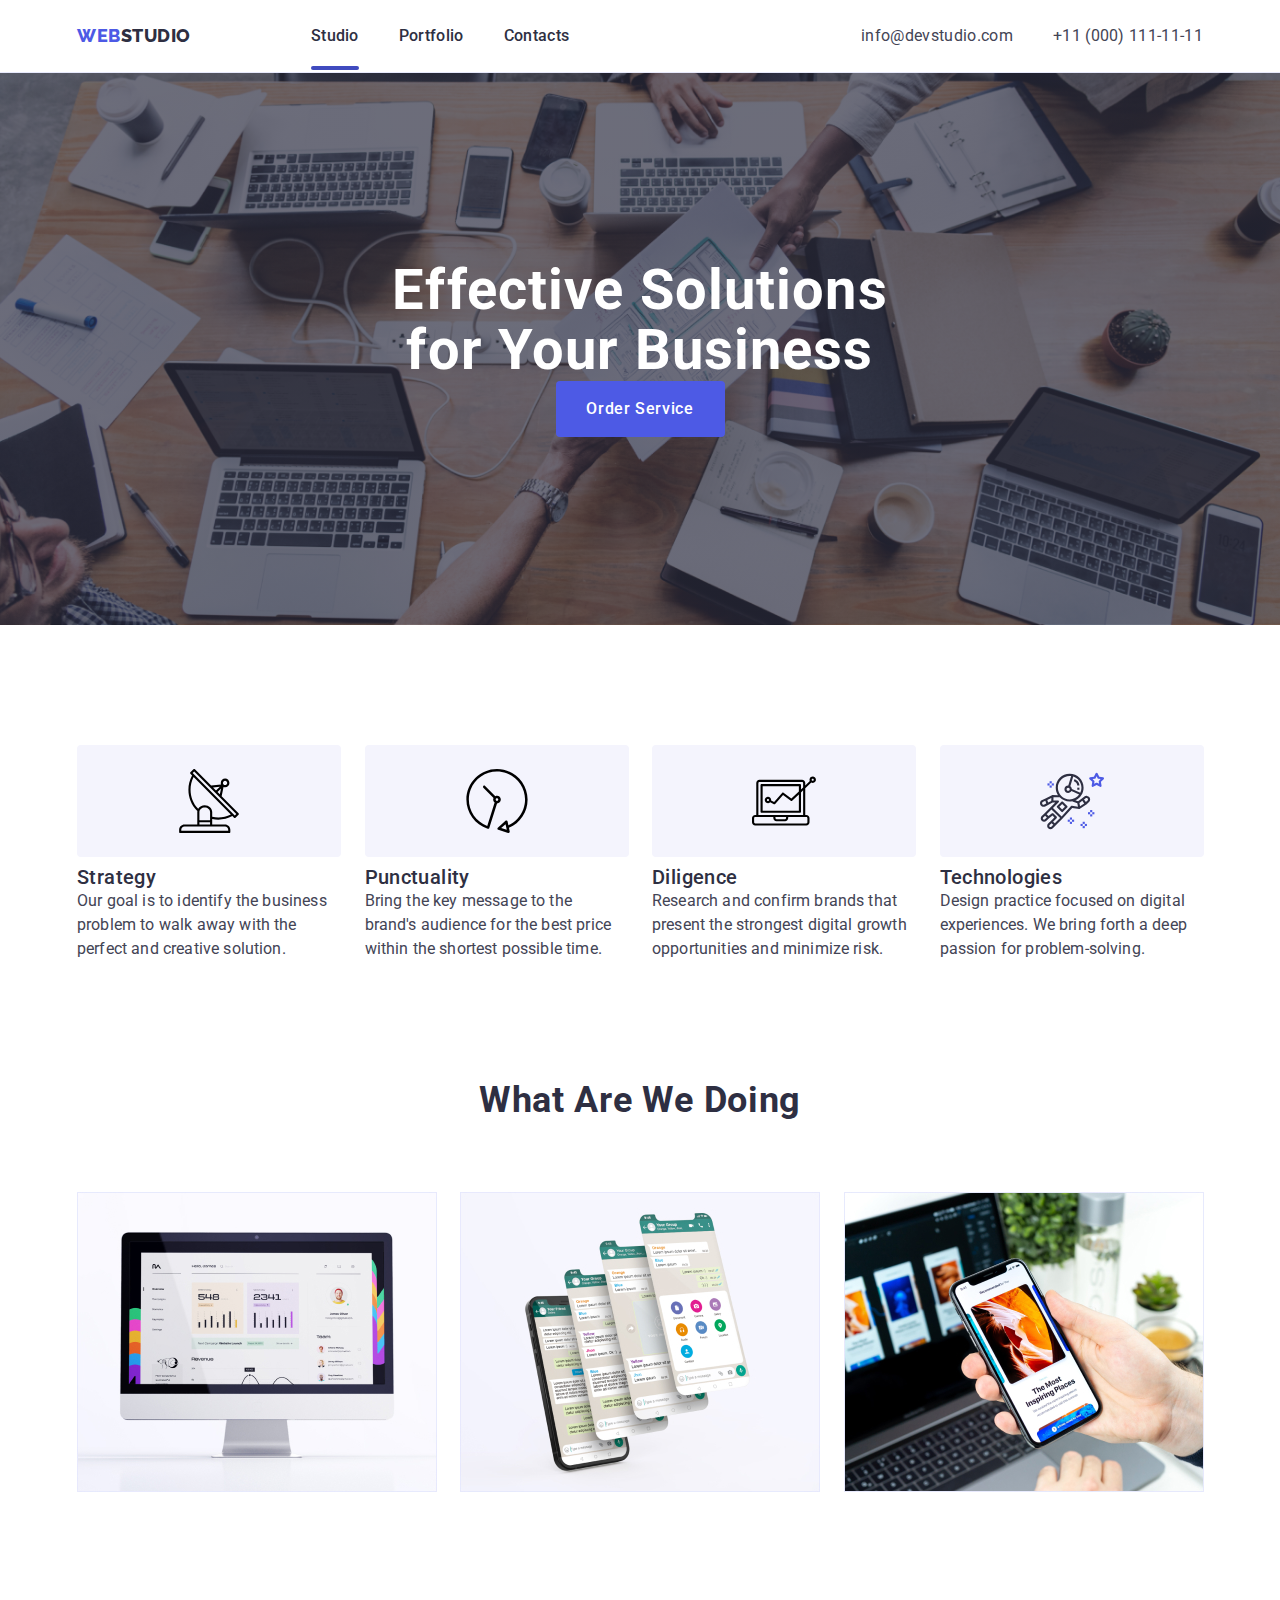
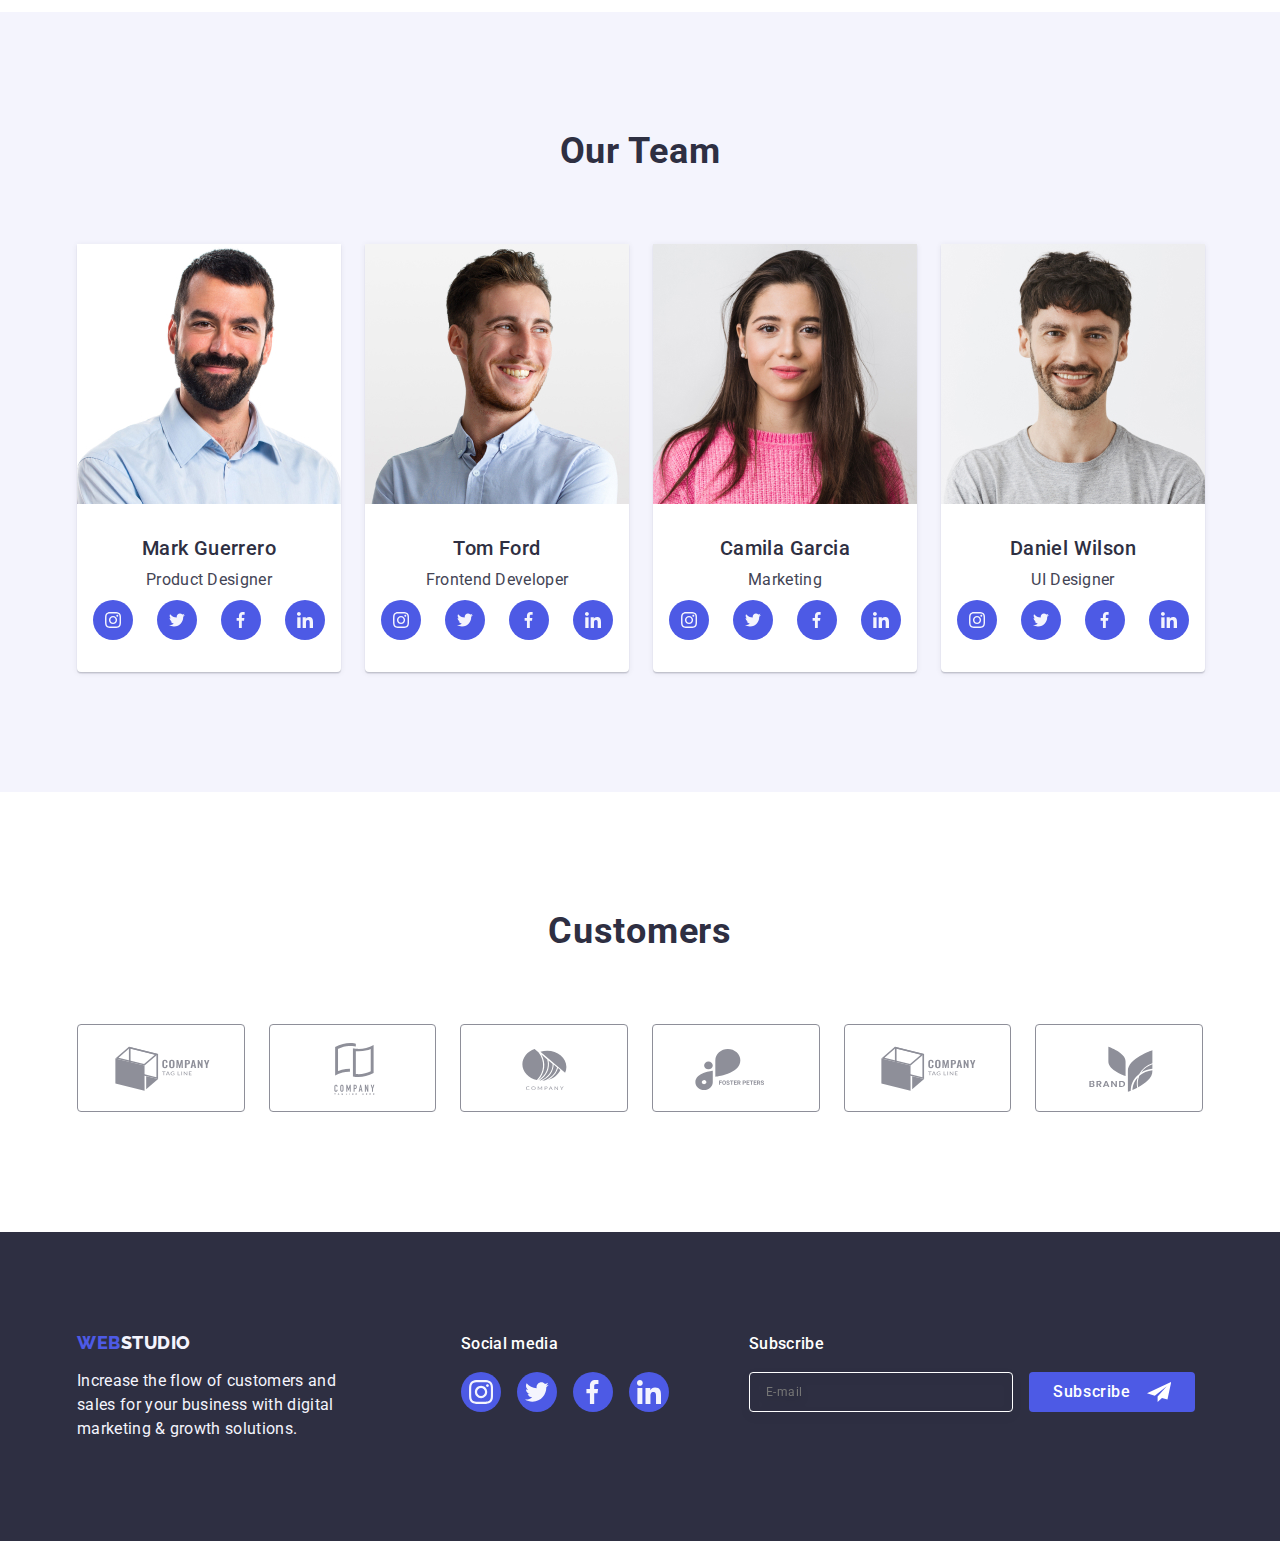
<file: index.html>
<!DOCTYPE html>
<html lang="en">

<head>
    <meta charset="UTF-8">
    <meta http-equiv="X-UA-Compatible" content="IE=edge">
    <meta name="viewport" content="width=device-width, initial-scale=1.0">
    <title>Document</title>
    <link rel="preconnect" href="https://fonts.googleapis.com">
    <link rel="preconnect" href="https://fonts.gstatic.com" crossorigin>
    <link href="https://fonts.googleapis.com/css2?family=Raleway:wght@800&family=Roboto:wght@400;500;700&display=swap"
        rel="stylesheet">
    <link rel="stylesheet"
        href="https://cdnjs.cloudflare.com/ajax/libs/modern-normalize/1.1.0/modern-normalize.min.css">
    <link rel="stylesheet" href="./css/styles.css">
</head>

<body>
    <!-- Шапка сторінки -->

    <header class="page-header page-header-mobile">
        <div class="container container-header">
            <nav class="page-navigation">
                <a href="./index.html" class="logo link">Web<span class="logo-studio">Studio</span>
                </a>
                <ul class="site-nav list">
                    <li><a href="./index.html" class="site-link link site-link-stu">Studio</a></li>
                    <li><a href="./portfolio.html" class="site-link link">Portfolio</a></li>
                    <li><a href="" class="site-link link">Contacts</a></li>
                </ul>
            </nav>

            <button type="button" class="mobile-menu-open-btn js-open-menu" aria-expanded="false">
                <svg class="mobile-menu-open-btn-icon" width="32" height="22">
                    <use href="./images/icons.svg#icon-menu-hamburger"></use>
                </svg>
            </button>

            <address class="address-list">
                <ul class="auth-nav list">
                    <li><a href="mailto:info@devstudio.com"
                            class="auth-nav-link link auth-nav-link-emi">info@devstudio.com</a></li>
                    <li><a href="tel:+110001111111" class="auth-nav-link link">+11 (000) 111-11-11</a></li>
                </ul>
            </address>
        </div>

        <div class="mobile-menu js-menu-container is-open">
            <button type="button" class="modal-close-btn js-close-menu">
                <svg class="modal-close-icon" width="8" height="8">
                    <use href="./images/icons.svg#icon-VectorXXX"></use>
                </svg>
            </button>
            <nav>
                <ul class="mobile-menu-nav list">
                    <li><a href="./index.html" class="mobile-menu-link link">Studio</a></li>
                    <li><a href="./portfolio.html" class="mobile-menu-link link">Portfolio</a></li>
                    <li><a href="" class="mobile-menu-link link">Contacts</a></li>
                </ul>
            </nav>
            <div class="mobile-nav">
                <address class="mobile-address-list">
                    <ul class="mobile-auth-nav list">
                        <li class="mobile-auth-nav-li"><a href="tel:+110001111111"
                                class="mobile-auth-nav-link-tel link">+11 (000) 111-11-11</a></li>
                        <li><a href="mailto:info@devstudio.com"
                                class="mobile-auth-nav-link-em link">info@devstudio.com</a></li>
                    </ul>
                </address>
                <ul class="social-list list social-list-mobile">
                    <li class="social-list-item">
                        <a href="" class="social-list-link">
                            <svg class="social-list-icon" aria-label="instagram" width="24" height="24">
                                <use href="./images/icons.svg#icon-instagram"></use>
                            </svg>
                        </a>
                    </li>
                    <li class="social-list-item">
                        <a href="" class="social-list-link">
                            <svg class="social-list-icon" aria-label="twitter" width="24" height="24">
                                <use href="./images/icons.svg#icon-twitter"></use>
                            </svg>
                        </a>

                    </li>
                    <li class="social-list-item">
                        <a href="" class="social-list-link">
                            <svg class="social-list-icon" aria-label="facebook" width="24" height="24">
                                <use href="./images/icons.svg#icon-facebook"></use>
                            </svg>
                        </a>

                    </li>
                    <li class="social-list-item">
                        <a href="" class="social-list-link">
                            <svg class="social-list-icon" aria-label="linkedin" width="24" height="24">
                                <use href="./images/icons.svg#icon-linkedin"></use>
                            </svg>
                        </a>

                    </li>
                </ul>
            </div>
        </div>


    </header>
    <main>
        <!-- Герой -->
        <section class="hero">
            <div class="container hero-container">
                <h1 class="hero-title hero-title-mobile">Effective Solutions for Your Business</h1>
                <button type="button" class="button-hero" data-modal-open>Order Service</button>

            </div>

        </section>

        <!-- Переваги -->
        <section class="section-advantages">
            <div class="container">
                <h2 class="section-advantages-title" hidden>опис</h2>
                <ul class="feature-advantages-list list">
                    <li class="section-advantages-container">
                        <div class="advantages-list">
                            <svg class="advantages-list-icon" aria-label="icon-Vector1" width="64" height="64">
                                <use href="./images/icons.svg#icon-Vector1"></use>
                            </svg>
                        </div>

                        <h3 class="title-advantages title-advantages-mobile">Strategy</h3>
                        <p class="item-advantages item-advantages-mobile">Our goal is to identify the business
                            problem to walk away with the perfect and creative solution.
                        </p>
                    </li>
                    <li class="section-advantages-container">
                        <div class="advantages-list">
                            <svg class="advantages-list-icon" aria-label="icon-Vector2" width="64" height="64">
                                <use href="./images/icons.svg#icon-Vector2"></use>
                            </svg>

                        </div>
                        <h3 class="title-advantages title-advantages-mobile">Punctuality</h3>
                        <p class="item-advantages item-advantages-mobile">Bring the key message to the brand's audience
                            for the best price
                            within
                            the shortest possible time.
                        </p>
                    </li>
                    <li class="section-advantages-container">
                        <div class="advantages-list">
                            <svg class="advantages-list-icon" aria-label="icon-Vector3" width="64" height="64">
                                <use href="./images/icons.svg#icon-Vector3"></use>
                            </svg>

                        </div>

                        <h3 class="title-advantages title-advantages-mobile">Diligence</h3>
                        <p class="item-advantages item-advantages-mobile">Research and confirm brands that present the
                            strongest digital growth
                            opportunities and minimize risk.
                        </p>
                    </li>
                    <li class="section-advantages-container">
                        <div class="advantages-list">
                            <svg class="advantages-list-icon" aria-label="icon-Vector4" width="64" height="64">
                                <use href="./images/icons.svg#icon-Vector4"></use>
                            </svg>

                        </div>

                        <h3 class="title-advantages title-advantages-mobile">Technologies</h3>
                        <p class="item-advantages item-advantages-mobile">Design practice focused on digital
                            experiences. We bring forth a deep
                            passion for problem-solving.
                        </p>
                    </li>
                </ul>


            </div>
        </section>
        <!-- Що робити -->
        <section class="section-doing  section">
            <div class="container container-doing">
                <h2 class="section-advantages-title title">What are we doing</h2>
                <ul class="list section-list">
                    <li class="section-doing-list">
                        <img src="./images/img1.jpg" alt="gag1" width="360">
                    </li>
                    <li class="section-doing-list">
                        <img src="./images/img2.jpg" alt="gag2" width="360">
                    </li>
                    <li class="section-doing-list">
                        <img src="./images/img3.jpg" alt="gag3" width="360">
                    </li>
                </ul>

            </div>
        </section>
        <!-- Лідери -->
        <section class="section-team ">
            <div class="container ">
                <h2 class="section-advantages-title section-advantages-title-mobile title">Our Team</h2>

                <ul class="list-team list ">
                    <li class="section-team-list section-team-list-mobile">
                        <img srcset="./images/img.jpg 1x, ./images/imgone@2x.jpg 2x" src="./images/img.jpg" alt="foto1" width="264" height="260">
                        <div class="section-team-title">
                            <h3 class="title-advantages-team">Mark Guerrero</h3>
                            <p class="item-advantages-team">Product Designer</p>
                            <ul class="social-list list">
                                <li class="social-list-item">
                                    <a href="" class="social-list-link">
                                        <svg class="social-list-icon" aria-label="instagram" width="16" height="16">
                                            <use href="./images/icons.svg#icon-instagram"></use>
                                        </svg>
                                    </a>
                                </li>
                                <li class="social-list-item">
                                    <a href="" class="social-list-link">
                                        <svg class="social-list-icon" aria-label="twitter" width="16" height="16">
                                            <use href="./images/icons.svg#icon-twitter"></use>
                                        </svg>
                                    </a>

                                </li>
                                <li class="social-list-item">
                                    <a href="" class="social-list-link">
                                        <svg class="social-list-icon" aria-label="facebook" width="16" height="16">
                                            <use href="./images/icons.svg#icon-facebook"></use>
                                        </svg>
                                    </a>

                                </li>
                                <li class="social-list-item">
                                    <a href="" class="social-list-link">
                                        <svg class="social-list-icon" aria-label="linkedin" width="16" height="16">
                                            <use href="./images/icons.svg#icon-linkedin"></use>
                                        </svg>
                                    </a>

                                </li>
                            </ul>
                        </div>
                    </li>
                    <li class="section-team-list section-team-list-mobile">
                        <img srcset="./images/img-2.jpg 1x, ./images/imgtwo@2x.jpg 2x" src="./images/img-2.jpg" alt="foto2" width="264" height="260">
                        <div class="section-team-title">
                            <h3 class="title-advantages-team">Tom Ford</h3>
                            <p class="item-advantages-team">Frontend Developer</p>
                            <ul class="social-list list">
                                <li class="social-list-item">
                                    <a href="" class="social-list-link">
                                        <svg class="social-list-icon" aria-label="instagram" width="16" height="16">
                                            <use href="./images/icons.svg#icon-instagram"></use>
                                        </svg>
                                    </a>
                                </li>
                                <li class="social-list-item">
                                    <a href="" class="social-list-link">
                                        <svg class="social-list-icon" aria-label="twitter" width="16" height="16">
                                            <use href="./images/icons.svg#icon-twitter"></use>
                                        </svg>
                                    </a>

                                </li>
                                <li class="social-list-item">
                                    <a href="" class="social-list-link">
                                        <svg class="social-list-icon" aria-label="facebook" width="16" height="16">
                                            <use href="./images/icons.svg#icon-facebook"></use>
                                        </svg>
                                    </a>

                                </li>
                                <li class="social-list-item">
                                    <a href="" class="social-list-link">
                                        <svg class="social-list-icon" aria-label="linkedin" width="16" height="16">
                                            <use href="./images/icons.svg#icon-linkedin"></use>
                                        </svg>
                                    </a>

                                </li>
                            </ul>

                        </div>
                    </li>
                    <li class="section-team-list section-team-list-mobile">
                        <img srcset="./images/img-3.jpg 1x, ./images/imgtris@2x.jpg 2x" src="./images/img-3.jpg" alt="foto3" width="264" height="260">
                        <div class="section-team-title">
                            <h3 class="title-advantages-team">Camila Garcia</h3>
                            <p class="item-advantages-team">Marketing</p>
                            <ul class="social-list list">
                                <li class="social-list-item">
                                    <a href="" class="social-list-link">
                                        <svg class="social-list-icon" aria-label="instagram" width="16" height="16">
                                            <use href="./images/icons.svg#icon-instagram"></use>
                                        </svg>
                                    </a>
                                </li>
                                <li class="social-list-item">
                                    <a href="" class="social-list-link">
                                        <svg class="social-list-icon" aria-label="twitter" width="16" height="16">
                                            <use href="./images/icons.svg#icon-twitter"></use>
                                        </svg>
                                    </a>

                                </li>
                                <li class="social-list-item">
                                    <a href="" class="social-list-link">
                                        <svg class="social-list-icon" aria-label="facebook" width="16" height="16">
                                            <use href="./images/icons.svg#icon-facebook"></use>
                                        </svg>
                                    </a>

                                </li>
                                <li class="social-list-item">
                                    <a href="" class="social-list-link">
                                        <svg class="social-list-icon" aria-label="linkedin" width="16" height="16">
                                            <use href="./images/icons.svg#icon-linkedin"></use>
                                        </svg>
                                    </a>

                                </li>
                            </ul>

                        </div>
                    </li>
                    <li class="section-team-list section-team-list-mobile">
                        <img srcset="./images/img-4.jpg 1x, ./images/imgchot@2x.jpg 2x" src="./images/img-4.jpg" alt="foto4" width="264" height="260">
                        <div class="section-team-title">
                            <h3 class="title-advantages-team">Daniel Wilson</h3>
                            <p class="item-advantages-team">UI Designer</p>
                            <ul class="social-list list">
                                <li class="social-list-item social-list-item-mobile">
                                    <a href="" class="social-list-link">
                                        <svg class="social-list-icon" aria-label="instagram" width="16" height="16">
                                            <use href="./images/icons.svg#icon-instagram"></use>
                                        </svg>
                                    </a>
                                </li>
                                <li class="social-list-item social-list-item-mobile">
                                    <a href="" class="social-list-link">
                                        <svg class="social-list-icon" aria-label="twitter" width="16" height="16">
                                            <use href="./images/icons.svg#icon-twitter"></use>
                                        </svg>
                                    </a>

                                </li>
                                <li class="social-list-item social-list-item-mobile">
                                    <a href="" class="social-list-link">
                                        <svg class="social-list-icon" aria-label="facebook" width="16" height="16">
                                            <use href="./images/icons.svg#icon-facebook"></use>
                                        </svg>
                                    </a>

                                </li>
                                <li class="social-list-item ">
                                    <a href="" class="social-list-link">
                                        <svg class="social-list-icon" aria-label="linkedin" width="16" height="16">
                                            <use href="./images/icons.svg#icon-linkedin"></use>
                                        </svg>
                                    </a>

                                </li>
                            </ul>

                        </div>
                    </li>
                </ul>
            </div>
        </section>


        <!-- Customers -->
        <section class="section-customers">

            <div class="container">
                <h2 class="section-advantages-title title section-advantages-title-mobile">Customers</h2>

                <ul class="customers-list-ul list customers-list-ul-mobile">

                    <li class="customers-list-li customers-list-li-mobile">
                        <a href="" class="customers-list">
                            <svg class="customers-list-icon" aria-label="icon-Logo1" width="104" height="56">
                                <use class="customers-list-icon-use" href="./images/icons.svg#icon-Logo1"></use>
                            </svg>
                        </a>
                    </li>


                    <li class="customers-list-li customers-list-li-mobile">
                        <a href="" class="customers-list">
                            <svg class="customers-list-icon" aria-label="icon-Logo2" width="104" height="56">
                                <use href="./images/icons.svg#icon-Logo2"></use>
                            </svg>
                        </a>
                    </li>


                    <li class="customers-list-li customers-list-li-mobile">
                        <a href="" class="customers-list">
                            <svg class="customers-list-icon" aria-label="icon-Logo3" width="104" height="56">
                                <use href="./images/icons.svg#icon-Logo3"></use>
                            </svg>
                        </a>

                    </li>


                    <li class="customers-list-li customers-list-li-mobile">
                        <a href="" class="customers-list">
                            <svg class="customers-list-icon" aria-label="icon-Logo4" width="104" height="56">
                                <use href="./images/icons.svg#icon-Logo4"></use>
                            </svg>
                        </a>
                    </li>


                    <li class="customers-list-li customers-list-li-mobile">
                        <a href="" class="customers-list">
                            <svg class="customers-list-icon" aria-label="icon-Logo5" width="104" height="56">
                                <use href="./images/icons.svg#icon-Logo5"></use>
                            </svg>
                        </a>
                    </li>


                    <li class="customers-list-li customers-list-li-mobile">
                        <a href="" class="customers-list customers-list-mobile">
                            <svg class="customers-list-icon" aria-label="icon-Logo6" width="104" height="56">
                                <use href="./images/icons.svg#icon-Logo6"></use>
                            </svg>

                        </a>
                    </li>

                </ul>


            </div>

        </section>
    </main>
    <!-- Футер -->
    <footer class="footer">
        
            <div class="container container-footer">
                <div class="footer-logo-list">
                    <a href="./index.html" class="logo link logo-container">Web<span
                            class="logo-studio-footer">Studio</span></a>
                    <p class="footer-item">
                        Increase the flow of customers and sales for your business with digital marketing & growth
                        solutions.
                    </p>

                 </div>
                 <div class="social-list-footer-mobile">
                    <p class="paragraf">Social media</p>
                    <ul class="social-list-footer list">
                        <li class="social-list-footer">
                            <a href="" class="social-footer-link">
                                <svg class="social-list-icon" aria-label="instagram" width="24" height="24">
                                    <use href="./images/icons.svg#icon-instagram"></use>
                                </svg>
                            </a>
                        </li>
                        <li class="social-list-footer">
                            <a href="" class="social-footer-link">
                                <svg class="social-list-icon" aria-label="twitter" width="24" height="24">
                                    <use href="./images/icons.svg#icon-twitter"></use>
                                </svg>
                            </a>

                        </li>
                        <li class="social-list-footer">
                            <a href="" class="social-footer-link">
                                <svg class="social-list-icon" aria-label="facebook" width="24" height="24">
                                    <use href="./images/icons.svg#icon-facebook"></use>
                                </svg>
                            </a>

                        </li>
                        <li class="social-list-footer">
                            <a href="" class="social-footer-link">
                                <svg class="social-list-icon" aria-label="linkedin" width="24" height="24">
                                    <use href="./images/icons.svg#icon-linkedin"></use>
                                </svg>
                            </a>

                        </li>
                    </ul>

                 </div>
             
             <div class="paragraf-footer">
                <p class="paragraf">Subscribe</p>
                <form class="form-footer">

                    <label class="contact-form-field-wrapper-footer">
                        <input class="contact-form-input-footer" type="email" name="user-email" placeholder="E-mail"
                            required>
                    </label>
                    <button type="submit" class="contact-form-submit-footer">Subscribe
                        <svg class="icon-footer" aria-label="linkedin" width="24" height="24">
                            <use href="./images/icons.svg#icon-icon-send-icon"></use>
                        </svg>
                    </button>

                </form>
            </div>
        </div>

    </footer>
    <div class="backdrop is-hidden" data-modal>
        <div class="modal">
            <button type="button" class="modal-close-btn" data-modal-close>
                <svg class="modal-close-icon" width="8" height="8">
                    <use href="./images/icons.svg#icon-VectorXXX"></use>
                </svg>
            </button>
            <p class="contact-form-htext">Leave your contacts and we will call you back</p>

            <form class="contact-form">
                <div class="contact-form-wind">
                    <label for="user-name" class="contact-form-field-desc">Name</label>
                    <div class="contact-form-input-wrapper">
                        <input class="contact-form-input" type="text" name="user-name" required id="user-name">
                        <svg class="contact-form-input-icon" aria-label="name" width="18" height="24">
                            <use href="./images/icons.svg#icon-Name"></use>
                        </svg>
                    </div>
                </div>
                <div class="contact-form-wind">

                    <label class="contact-form-field-desc">Phone</label>
                    <div class="contact-form-input-wrapper">
                        <input class="contact-form-input" type="text" name="user-tel" required id="user-tel">
                        <svg class="contact-form-input-icon" aria-label="tel" width="18" height="24">
                            <use href="./images/icons.svg#icon-Tel"></use>
                        </svg>
                    </div>
                </div>

                <div class="contact-form-wind">
                    <label class="contact-form-field-desc">Email</label>
                    <div class="contact-form-input-wrapper">
                        <input class="contact-form-input" type="text" name="user-email" required id="user-email">
                        <svg class="contact-form-input-icon" aria-label="email" width="18" height="24">
                            <use href="./images/icons.svg#icon-Email"></use>
                        </svg>
                    </div>
                </div>
                <div class="contact-form-wind-comment">
                    <label for="user-comment" class="contact-form-field-desc">Comment</label>

                    <textarea id="user-comment" class="contact-form-message" name="user-comment"
                        placeholder="Text input"></textarea>


                </div>
                <div class="contact-form-wind-fif">


                    <input class="contact-form-checkbox visually-hidden" id="user-privacy" value="true" type="checkbox"
                        name="user-privacy" required>


                    <label for="user-privacy" class="contact-form-checkbox-wrapper">
                        <span class="contact-form-own-checkbox-span"> <svg class="contact-form-own-checkbox" width="10"
                                height="8">
                                <use class="contact-form-checkmark-icon" href="./images/icons.svg#icon-Vector-checkbox">
                                </use>
                            </svg>
                        </span>
                        I accept the terms and conditions of the
                        <a class="privacy" href="">Privacy Policy</a></label>



                </div>


                <button type="submit" class="contact-form-submit">Send</button>

            </form>

        </div>
    </div>
    <script src="./js/modal.js"></script>
    <script src="./js/mobile-menu.js"></script>
</body>

</html>
</file>
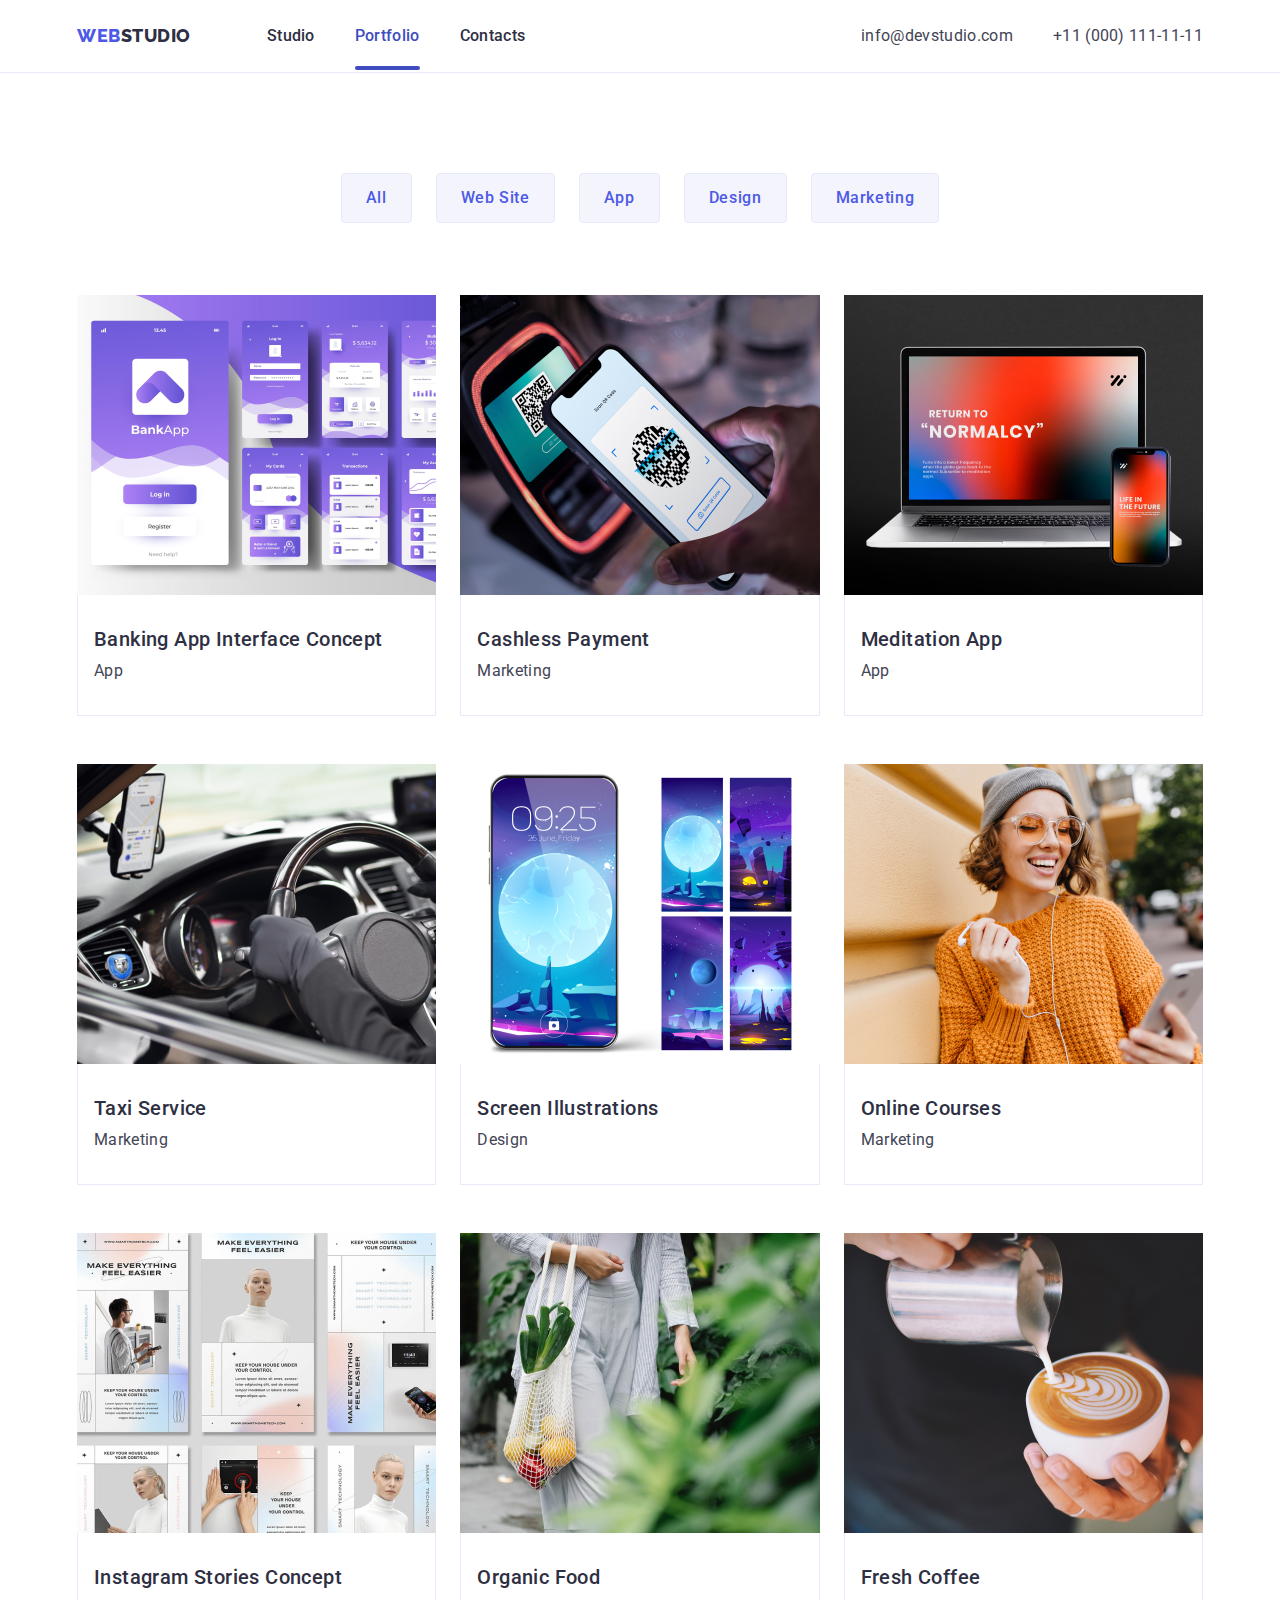
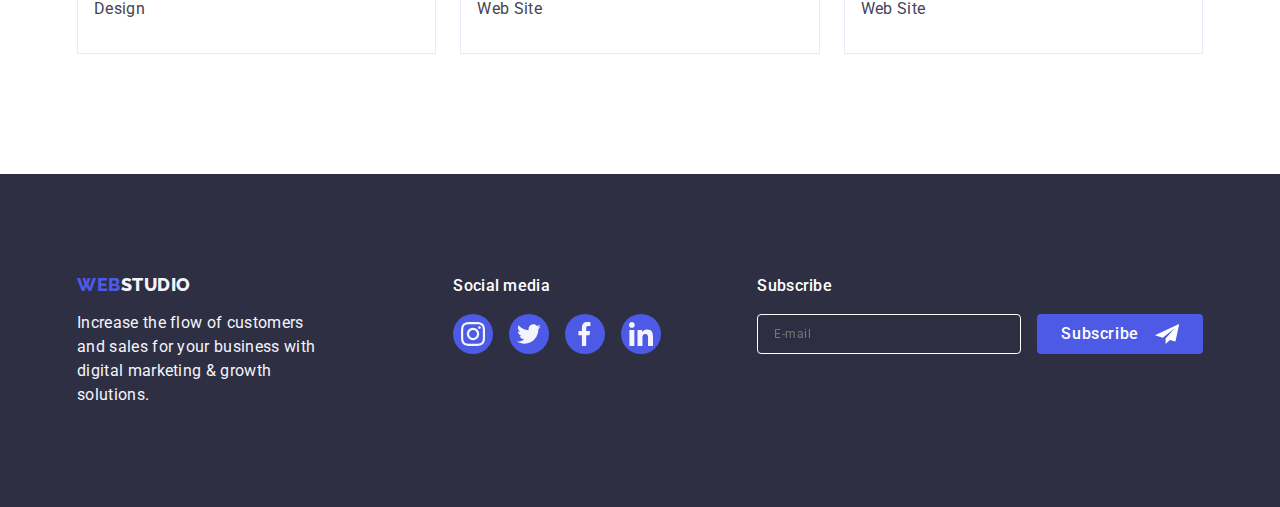
<file: portfolio.html>
<!DOCTYPE html>
<html lang="en">

<head>
    <meta charset="UTF-8">
    <meta http-equiv="X-UA-Compatible" content="IE=edge">
    <meta name="viewport" content="width=device-width, initial-scale=1.0">
    <title>Document</title>
    <link rel="preconnect" href="https://fonts.googleapis.com">
    <link rel="preconnect" href="https://fonts.gstatic.com" crossorigin>
    <link href="https://fonts.googleapis.com/css2?family=Raleway:wght@800&family=Roboto:wght@400;500;700&display=swap"
        rel="stylesheet">
    <link rel="stylesheet"
        href="https://cdnjs.cloudflare.com/ajax/libs/modern-normalize/1.1.0/modern-normalize.min.css">
    <link rel="stylesheet" href="./cssportfolio/styles.css">
</head>

<body>
    <!-- Шапка сторінки -->
    <header class="page-header">
        <div class="container container-header">
            <nav class="page-navigation">
                <a href="./index.html" class="logo link">Web<span class="logo-studio">Studio</span>
                </a>
                <ul class="site-nav list">
                    <li><a href="./index.html" class="site-link link">Studio</a></li>
                    <li><a href="./portfolio.html" class="site-link link site-link-stu">Portfolio</a></li>
                    <li><a href="" class="site-link link">Contacts</a></li>
                </ul>
            </nav>
            <button type="button" class="mobile-menu-open-btn js-open-menu" aria-expanded="false">
                <svg class="mobile-menu-open-btn-icon" width="32" height="22">
                    <use href="./images/icons.svg#icon-menu-hamburger"></use>
                </svg>
            </button>

            <address class="address-list">
                <ul class="auth-nav list">
                    <li><a href="mailto:info@devstudio.com"
                            class="auth-nav-link link auth-nav-link-emi">info@devstudio.com</a></li>
                    <li><a href="tel:+110001111111" class="auth-nav-link link">+11 (000) 111-11-11</a></li>
                </ul>
            </address>
        </div>

        <div class="mobile-menu js-menu-container is-open">
            <button type="button" class="modal-close-btn js-close-menu">
                <svg class="modal-close-icon" width="8" height="8">
                    <use href="./images/icons.svg#icon-VectorXXX"></use>
                </svg>
            </button>
            <nav>
                <ul class="mobile-menu-nav list">
                    <li><a href="./index.html" class="mobile-menu-link link">Studio</a></li>
                    <li><a href="./portfolio.html" class="mobile-menu-link link">Portfolio</a></li>
                    <li><a href="" class="mobile-menu-link link">Contacts</a></li>
                </ul>
            </nav>
            <div class="mobile-nav">
                <address class="mobile-address-list">
                    <ul class="mobile-auth-nav list">
                        <li class="mobile-auth-nav-li"><a href="tel:+110001111111"
                                class="mobile-auth-nav-link-tel link">+11 (000) 111-11-11</a></li>
                        <li><a href="mailto:info@devstudio.com"
                                class="mobile-auth-nav-link-em link">info@devstudio.com</a></li>
                    </ul>
                </address>
                <ul class="social-list list social-list-mobile">
                    <li class="social-list-item">
                        <a href="" class="social-list-link">
                            <svg class="social-list-icon" aria-label="instagram" width="24" height="24">
                                <use href="./images/icons.svg#icon-instagram"></use>
                            </svg>
                        </a>
                    </li>
                    <li class="social-list-item">
                        <a href="" class="social-list-link">
                            <svg class="social-list-icon" aria-label="twitter" width="24" height="24">
                                <use href="./images/icons.svg#icon-twitter"></use>
                            </svg>
                        </a>

                    </li>
                    <li class="social-list-item">
                        <a href="" class="social-list-link">
                            <svg class="social-list-icon" aria-label="facebook" width="24" height="24">
                                <use href="./images/icons.svg#icon-facebook"></use>
                            </svg>
                        </a>

                    </li>
                    <li class="social-list-item">
                        <a href="" class="social-list-link">
                            <svg class="social-list-icon" aria-label="linkedin" width="24" height="24">
                                <use href="./images/icons.svg#icon-linkedin"></use>
                            </svg>
                        </a>

                    </li>
                </ul>
            </div>
        </div>


    </header>
    <main>
        <!-- Герой -->
        <main class="main">
            <section class="container-section">
                <div class="container container-section-main">
                    <h1 hidden> main </h1>
                    <ul class="button-list list">
                        <li class="button-list-white">
                            <button type="button" class="button-white">All</button>
                        </li>
                        <li class="button-list-white">
                            <button type="button" class="button-white">Web Site</button>
                        </li>
                        <li class="button-list-white">
                            <button type="button" class="button-white">App</button>
                        </li>
                        <li class="button-list-white">
                            <button type="button" class="button-white">Design</button>
                        </li>
                        <li class="button-list-white">
                            <button type="button" class="button-white">Marketing</button>
                        </li>
                    </ul>
                    <ul class="section-list-photo list">

                        <li class="section-list">


                            <a class="link section-list-portfolio" href="./portfolio.html">
                                <div class="employees-list-img-wrapper">
                                    <img src="./images/portfolio/img-2-1.jpg" alt="banking" width="360" height="300">
                                    <p class="overlay">
                                        14 Stylish and User-Friendly App Design Concepts · Task Manager App · Calorie
                                        Tracker App · Exotic Fruit Ecommerce App · Cloud Storage App

                                    </p>
                                </div>

                                <div class="portfolio">
                                    <h2 class="title-advantages">Banking App Interface Concept</h2>
                                    <p class="item-advantages">App</p>
                                </div>
                            </a>

                        </li>

                        <li class="section-list">


                            <a class="link section-list-portfolio" href="./portfolio.html">
                                <div class="employees-list-img-wrapper">
                                    <img src="./images/portfolio/img-2-2.jpg" alt="payment" width="360" height="300">
                                    <p class="overlay">
                                        14 Stylish and User-Friendly App Design Concepts · Task Manager App · Calorie
                                        Tracker App · Exotic Fruit Ecommerce App · Cloud Storage App
                                    </p>
                                </div>
                                <div class="portfolio">
                                    <h2 class="title-advantages">Cashless Payment</h2>
                                    <p class="item-advantages">Marketing</p>
                                </div>
                            </a>

                        </li>
                        <li class="section-list">


                            <a class="link section-list-portfolio" href="./portfolio.html">
                                <div class="employees-list-img-wrapper">

                                    <img src="./images/portfolio/img-2-3.jpg" alt="meditation" width="360" height="300">
                                    <p class="overlay">
                                        14 Stylish and User-Friendly App Design Concepts · Task Manager App · Calorie
                                        Tracker App · Exotic Fruit Ecommerce App · Cloud Storage App
                                    </p>
                                </div>

                                <div class="portfolio">
                                    <h2 class="title-advantages">Meditation App</h2>
                                    <p class="item-advantages">App</p>
                                </div>
                            </a>

                        </li>
                        <li class="section-list">


                            <a class="link section-list-portfolio" href="./portfolio.html">
                                <div class="employees-list-img-wrapper">

                                    <img src="./images/portfolio/img-2-4.jpg" alt="taxi" width="360" height="300">
                                    <p class="overlay">
                                        14 Stylish and User-Friendly App Design Concepts · Task Manager App · Calorie
                                        Tracker App · Exotic Fruit Ecommerce App · Cloud Storage App

                                    </p>
                                </div>

                                <div class="portfolio">
                                    <h2 class="title-advantages">Taxi Service</h2>
                                    <p class="item-advantages">Marketing</p>
                                </div>
                            </a>

                        </li>
                        <li class="section-list">


                            <a class="link section-list-portfolio" href="./portfolio.html">
                                <div class="employees-list-img-wrapper">

                                    <img src="./images/portfolio/img-2-5.jpg" alt="screen" width="360" height="300">
                                    <p class="overlay">
                                        14 Stylish and User-Friendly App Design Concepts · Task Manager App · Calorie
                                        Tracker App · Exotic Fruit Ecommerce App · Cloud Storage App

                                    </p>
                                </div>

                                <div class="portfolio">
                                    <h2 class="title-advantages">Screen Illustrations</h2>
                                    <p class="item-advantages">Design</p>
                                </div>
                            </a>

                        </li>

                        <li class="section-list">


                            <a class="link section-list-portfolio" href="./portfolio.html">
                                <div class="employees-list-img-wrapper">

                                    <img src="./images/portfolio/img-2-6.jpg" alt="Online Courses" width="360"
                                        height="300">
                                    <p class="overlay">
                                        14 Stylish and User-Friendly App Design Concepts · Task Manager App · Calorie
                                        Tracker App · Exotic Fruit Ecommerce App · Cloud Storage App

                                    </p>
                                </div>

                                <div class="portfolio">
                                    <h2 class="title-advantages">Online Courses</h2>
                                    <p class="item-advantages">Marketing</p>
                                </div>
                            </a>

                        </li>
                        <li class="section-list">


                            <a class="link section-list-portfolio" href="./portfolio.html">
                                <div class="employees-list-img-wrapper">

                                    <img src="./images/portfolio/img-2-7.jpg" alt="Instagram" width="360" height="300">
                                    <p class="overlay">
                                        14 Stylish and User-Friendly App Design Concepts · Task Manager App · Calorie
                                        Tracker App · Exotic Fruit Ecommerce App · Cloud Storage App

                                    </p>
                                </div>

                                <div class="portfolio">
                                    <h2 class="title-advantages">Instagram Stories Concept</h2>
                                    <p class="item-advantages">Design</p>
                                </div>
                            </a>

                        </li>
                        <li class="section-list">


                            <a class="link section-list-portfolio" href="./portfolio.html">
                                <div class="employees-list-img-wrapper">

                                    <img src="./images/portfolio/img-2-8.jpg" alt="Organic Food" width="360"
                                        height="300">
                                    <p class="overlay">
                                        14 Stylish and User-Friendly App Design Concepts · Task Manager App · Calorie
                                        Tracker App · Exotic Fruit Ecommerce App · Cloud Storage App

                                    </p>
                                </div>

                                <div class="portfolio">
                                    <h2 class="title-advantages">Organic Food</h2>
                                    <p class="item-advantages">Web Site</p>
                                </div>
                            </a>

                        </li>
                        <li class="section-list">


                            <a class="link section-list-portfolio" href="./portfolio.html">
                                <div class="employees-list-img-wrapper">

                                    <img src="./images/portfolio/img-2-9.jpg" alt="Coffee" width="360" height="300">
                                    <p class="overlay">
                                        14 Stylish and User-Friendly App Design Concepts · Task Manager App · Calorie
                                        Tracker App · Exotic Fruit Ecommerce App · Cloud Storage App

                                    </p>
                                </div>

                                <div class="portfolio">
                                    <h2 class="title-advantages">Fresh Coffee</h2>
                                    <p class="item-advantages">Web Site</p>
                                </div>
                            </a>

                        </li>



                    </ul>



                </div>
            </section>
        </main>
        <!-- Футер -->
        <footer class="footer">
            <div class="container container-footer">

                <div class="footer-logo-list">
                    <a href="./index.html" class="logo link logo-container">Web<span
                            class="logo-studio-footer">Studio</span></a>
                    <p class="footer-item">
                        Increase the flow of customers and sales for your business with digital marketing & growth
                        solutions.
                    </p>

                </div>
                <div class="mobi-social-list">
                    <p class="paragraf">Social media</p>
                    <ul class="social-list-footer list">
                        <li class="social-list-footer">
                            <a href="" class="social-footer-link">
                                <svg class="social-list-icon" aria-label="instagram" width="24" height="24">
                                    <use href="./images/icons.svg#icon-instagram"></use>
                                </svg>
                            </a>
                        </li>
                        <li class="social-list-footer">
                            <a href="" class="social-footer-link">
                                <svg class="social-list-icon" aria-label="twitter" width="24" height="24">
                                    <use href="./images/icons.svg#icon-twitter"></use>
                                </svg>
                            </a>

                        </li>
                        <li class="social-list-footer">
                            <a href="" class="social-footer-link">
                                <svg class="social-list-icon" aria-label="facebook" width="24" height="24">
                                    <use href="./images/icons.svg#icon-facebook"></use>
                                </svg>
                            </a>

                        </li>
                        <li class="social-list-footer">
                            <a href="" class="social-footer-link">
                                <svg class="social-list-icon" aria-label="linkedin" width="24" height="24">
                                    <use href="./images/icons.svg#icon-linkedin"></use>
                                </svg>
                            </a>

                        </li>
                    </ul>

                </div>

                <div class="paragraf-footer">

                    <p class="paragraf">Subscribe</p>
                    <form class="form-footer">

                        <label class="contact-form-field-wrapper-footer">
                            <input class="contact-form-input-footer" type="email" name="user-email" placeholder="E-mail"
                                required>
                        </label>
                        <button type="submit" class="contact-form-submit-footer">Subscribe
                            <svg class="icon-footer" aria-label="linkedin" width="24" height="24">
                                <use href="./images/icons.svg#icon-icon-send-icon"></use>
                            </svg>
                        </button>

                    </form>
                </div>

            </div>

        </footer>
        <script src="./js/mobile-menu.js"></script>
</body>

</html>
</file>
<file: css/styles.css>
:root {
    --backgr-color: #2E2F42;
    --color-text: #434455;
    --font-family-roboto: Roboto, sans-serif;

}



h1,
h2,
h3,
h4,
p {
    margin: 0;
    margin-bottom: 0;
}

ul,
ol {
    margin-top: 0;
    margin-bottom: 0;
    padding-left: 0;
}

/* 
button {
    font-family: inherit;
    cursor: pointer;
} */

img {
    display: block;
}


/* .section { 

    padding-bottom: 120px;
}

.title {
    margin-bottom: 72px;
}
  */

body {
    font-family: var(--font-family-roboto);
    background: #FFFFFF;
    color: var(--color-text);
}

.list {
    list-style: none;
}

.link {
    text-decoration: none;
}

.container {
    padding-left: 16px;
    padding-right: 16px;

}

.modal-close-btn {
    position: absolute;
    top: 24px;
    right: 24px;
    display: flex;
    align-items: center;
    justify-content: center;
    width: 24px;
    height: 24px;
    background-color: #E7E9FC;
    border: 1px solid rgba(0, 0, 0, 0.1);
    border-radius: 50%;
    padding: 0;
    transition: background-color 250ms cubic-bezier(0.4, 0, 0.2, 1), border 250ms cubic-bezier(0.4, 0, 0.2, 1);

}

@media screen and (max-width: 767px) 
{.modal {
    position: absolute;
    top: 50%;
    left: 50%;
    transform: translate(-50%, -50%);
    width: 392px;
    min-height: 584px;
    background-color: #FCFCFC;
    box-shadow: 0px 1px 1px rgba(0, 0, 0, 0.14), 0px 1px 3px rgba(0, 0, 0, 0.12), 0px 2px 1px rgba(0, 0, 0, 0.2);
    border-radius: 4px;
    transition: transform 250ms cubic-bezier(0.4, 0, 0.2, 1);
    padding: 72px 24px 24px;
}
    .container {
        width: 100%;
        margin-left: auto;
        margin-right: auto;
    }

    .site-nav {
        display: none;
    }

    .address-list {
        display: none;
    }

    .container-header {
        display: flex;
        justify-content: space-between;
    }

    .mobile-menu-open-btn {
        border: none;
        padding: 0;
        line-height: 0;
        transition: background-color 250ms cubic-bezier(0.4, 0, 0.2, 1);


    }

    .mobile-menu-open-btn-icon {
        stroke: #2E2F42;
        stroke-width: 3px;

    }

    .page-header {
        padding-top: 24px;
        padding-bottom: 24px;


    }

    .mobile-nav {
        margin-top: 284px;
    }

    .mobile-menu {
        position: fixed;
        top: 0;
        left: 0;
        width: 100%;
        height: 100%;
        background: #FFFFFF;
        box-shadow: 0px 2px 1px rgba(46, 47, 66, 0.08), 0px 1px 1px rgba(46, 47, 66, 0.16), 0px 1px 6px rgba(46, 47, 66, 0.08);
        opacity: 0;
        visibility: hidden;
        pointer-events: none;
        padding-top: 80px;
        padding-left: 40px;
        padding-bottom: 40px;
        padding-right: 24px;
    }

    .mobile-menu.is-open {
        opacity: 1;
        visibility: visible;
        pointer-events: auto;
    }

    .mobile-menu-nav {

        display: flex;
        flex-direction: column;
        row-gap: 40px;
        margin: auto;
    }

    .mobile-menu-link {

        font-family: Roboto;
        font-weight: 700;
        font-size: 36px;
        line-height: 1.11;
        letter-spacing: 0.02em;
        text-transform: capitalize;
        color: #2E2F42;
    }

    .mobile-menu-link:hover,
    .mobile-menu-link:focus {
        color: #404BBF;
    }

    .social-list-mobile {
        margin: auto;
    }



    .mobile-auth-nav-link-tel {
        font-family: Roboto;
        font-weight: 700;
        font-size: 26px;
        line-height: 1.11;

        letter-spacing: 0.02em;
        text-transform: capitalize;

        color: #4D5AE5;


    }

    .mobile-auth-nav-link-em {
        font-family: Roboto;
        font-weight: 500;
        font-size: 20px;
        line-height: 1.2;
        letter-spacing: 0.02em;
        color: #434455;

    }

    .mobile-auth-nav-li {
        margin-bottom: 40px;
    }

    .mobile-address-list {
        margin-bottom: 48px;
    }


    /* Hero */
    .hero {
        background: var(--backgr-color);

        background-image: linear-gradient(rgba(46, 47, 66, 0.7), rgba(46, 47, 66, 0.7)), url(../images/Dark-bg.jpg);

        background-repeat: no-repeat;
        background-position: center;
        margin-left: auto;
        margin-right: auto;

    }

    .hero-title-mobile {
        font-family: Roboto;
        font-weight: 700;
        font-size: 36px;
        line-height: 1.11;
        text-align: center;
        letter-spacing: 0.02em;
        text-transform: capitalize;

        color: #FFFFFF;
        width: 100%;
        margin-right: auto;
        margin-left: auto;

        margin-bottom: 72px;

    }

    .hero-container {
        padding-bottom: 112px;
        padding-top: 112px;
    }

    .section-doing {
        display: none;
    }

    .advantages-list {
        display: none;
    }

    .title-advantages-mobile {
        font-family: Roboto;
        font-weight: 700;
        font-size: 36px;
        line-height: 1.11;
        text-align: center;
        letter-spacing: 0.02em;
        text-transform: capitalize;

        color: #2E2F42;
        margin-bottom: 8px;
    }

    .item-advantages-mobile {
        font-family: Roboto;
        font-weight: 500;
        font-size: 16px;
        line-height: 1.5;
        letter-spacing: 0.02em;
        color: #434455;

    }

    .section-advantages {
        padding-top: 96px;
        padding-bottom: 96px;
    }

    .section-team-list-mobile {
        background: #FFFFFF;
        box-shadow: 0px 1px 6px rgba(46, 47, 66, 0.08), 0px 1px 1px rgba(46, 47, 66, 0.16), 0px 2px 1px rgba(46, 47, 66, 0.08);
        border-radius: 0px 0px 4px 4px;
        width: 264px;
        margin-left: auto;
        margin-right: auto;
    }

    .section-team {
        padding-top: 96px;
        background: #F4F4FD;
        padding-bottom: 96px;
    }

    .section-advantages-title-mobile {
        text-align: center;
        margin: auto;
        margin-bottom: 72px;

    }

    .section-team-title {
        padding-bottom: 32px;
        padding-top: 32px;
    }

    .title-advantages-team {
        margin-bottom: 8px;
        font-family: 'Roboto';
        font-style: normal;
        font-weight: 500;
        font-size: 20px;
        line-height: 24px;
        text-align: center;
        letter-spacing: 0.02em;
        color: #2E2F42;
    }

    .item-advantages-team {
        margin-bottom: 8px;
        font-family: Roboto;
        font-style: normal;
        font-weight: 400;
        font-size: 16px;
        line-height: 24px;
        text-align: center;
        letter-spacing: 0.02em;
        color: #434455;
    }

    .feature-advantages-list {
        display: flex;
        justify-content: center;
        flex-wrap: wrap;
        gap: 72px;
    }

    .list-team {
        display: flex;
        justify-content: center;
        flex-wrap: wrap;
        gap: 72px;
    }

    /* Customers */
    .customers-list-li-mobile {
        width: calc((100% - 16px) / 2);
        height: 88px;
    }

    .customers-list-ul-mobile {
        display: flex;

        flex-wrap: wrap;

        gap: 72px 16px;
    }

    .section-customers {
        padding-top: 96px;
        padding-bottom: 96px;
    }

    /* Footer */
    .logo {
        margin-left: auto;
        margin-right: auto;
    }

    .footer-logo-list,
    .social-list-footer-mobile {
        margin-bottom: 72px;
    }

    .footer-item {
        margin-left: auto;
        margin-right: auto;
    }

    /* .container-footer {
        display: flex;
        flex-direction: column;


    } */
  
    .footer-logo-list {
        display: flex;
        justify-content:center;
        
        flex-direction:column;
    }
    .paragraf {
        font-family: Roboto;

        font-weight: 500;
        font-size: 16px;
        line-height: 1.5;

        letter-spacing: 0.02em;

        color: #FFFFFF;


    }

    .footer-item {
        font-family: var(--font-family-roboto);

        font-weight: 400;
        font-size: 16px;
        line-height: 1.5;
        letter-spacing: 0.02em;

        color: #F4F4FD;

        max-width: 268px;


    }


    .social-list-footer-mobile {
        text-align: center;
    }

    .paragraf-footer {
        text-align: center;
    }

    .contact-form-submit-footer {
        margin-left: auto;
        margin-right: auto;
        margin-top: 16px;
    }

    .paragraf {
        margin-bottom: 16px;
        text-align: center;
    }

    .social-list-footer {
        display: flex;
        gap: 16px;
        justify-content: center;

    }

    .footer {
        padding-top: 96px;
        background: var(--backgr-color);
    }

}
@media screen and (max-width: 320px) 
{.modal 
  {  width: 320px;
min-height: 584px;}
}

@media screen and (max-width: 1157px) and (min-width: 768px) {
    .container {
        width: 768px;
        margin-left: auto;
        margin-right: auto;

    }

    .logo {
        margin-right: 120px;
    }

    .mobile-nav,
    .mobile-menu-nav {
        display: none;
    }

    .mobile-menu,
    .mobile-menu-open-btn {
        display: none;
    }

    .address-list {
        display: flex;
        margin-left: auto;
    }

    .site-nav {
        display: flex;
        align-items: center;
        gap: 40px;

    }

    .auth-nav {
        padding-top: 16px;
        padding-bottom: 16px;
    }

    .hero {

        background: var(--backgr-color);
        background-image: linear-gradient(rgba(46, 47, 66, 0.7), rgba(46, 47, 66, 0.7)), url(../images/people-office.jpg);
        background-size: cover;
        max-width: 768px;
        background-repeat: no-repeat;
        background-position: center;
        margin-left: auto;
        margin-right: auto;
        padding-top: 112px;
        padding-bottom: 112px;
    }

    .hero-title {
        font-family: Roboto;
        font-weight: 700;
        font-size: 56px;
        line-height: 1.07;

        text-align: center;
        letter-spacing: 0.02em;

        color: #FFFFFF;
        width: 496px;
        margin-right: auto;
        margin-left: auto;
        margin-bottom: 36px;
    }

    .advantages-list {
        display: none;
    }

    .item-advantages {
        font-family: Roboto;
        font-weight: 500;
        font-size: 16px;
        line-height: 1.5;
        letter-spacing: 0.02em;
        color: #434455;



    }

    .title-advantages-team {
        font-family: var(--font-family-roboto);
        font-weight: 500;
        font-size: 20px;
        line-height: 1.2;
        letter-spacing: 0.02em;

        color: var(--backgr-color);
        margin-bottom: 8px;
        margin-top: 32px;
    }

    .item-advantages-team {
        font-family: var(--font-family-roboto);
        font-weight: 400;
        font-size: 16px;
        line-height: 1.5;

        letter-spacing: 0.02em;
        color: var(--color-text);
        margin-bottom: 8px;
    }

    .title-advantages {
        font-family: Roboto;
        font-weight: 700;
        font-size: 36px;
        line-height: 1.11;

        letter-spacing: 0.02em;
        text-transform: capitalize;

        color: #2E2F42;
        margin-bottom: 8px;

    }

    .feature-advantages-list {
        display: flex;
        gap: 72px 24px;
        flex-wrap: wrap;
    }

    .section-advantages-container {
        width: calc((100% - 24px) / 2);
        column-gap: 72px;

    }

    .section-doing {
        display: none;
    }

    .section-advantages {
        padding-top: 120px;
        padding-bottom: 96px;
    }

    /* Лідери */
    .section-team-list {
        background: #FFFFFF;
        box-shadow: 0px 1px 6px rgba(46, 47, 66, 0.08), 0px 1px 1px rgba(46, 47, 66, 0.16), 0px 2px 1px rgba(46, 47, 66, 0.08);
        border-radius: 0px 0px 4px 4px;
        margin-bottom: 32px;
        max-width: 264px;
        height: 428px;

    }

    .section-team {
        padding-top: 96px;
        background: #F4F4FD;
        padding-bottom: 96px;
    }

    .section-advantages-title-mobile {
        text-align: center;
        margin: auto;
        margin-bottom: 72px;
    }

    .list-team {
        display: flex;
        gap: 64px 24px;
        flex-wrap: wrap;
        justify-content: center;
    }

    .section-team-list {
        width: calc((100% - 24px) / 2);
    }

    /* Customers */
    .customers-list-li-mobile {
        width: calc((100% - 48px) / 3);
        height: 88px;
        width: 168px;
    }

    .customers-list-ul-mobile {
        display: flex;

        flex-wrap: wrap;

        gap: 72px 24px;
        justify-content: center;
    }

    .section-customers {
        padding-top: 96px;
        padding-bottom: 96px;
    }

    .social-list-footer {
        display: flex;
        gap: 16px;



    }

    .container-footer {
        display: flex;
        gap: 72px 24px;
        flex-wrap: wrap;
        justify-content: center;
    }

    .footer-div-table {
        display: flex;
        gap: 16px;
    }

    .paragraf {
        font-family: Roboto;

        font-weight: 500;
        font-size: 16px;
        line-height: 1.5;

        letter-spacing: 0.02em;

        color: #FFFFFF;
        margin-bottom: 16px;

    }

    .form-footer {

        display: flex;
        gap: 16px;

    }


    .site-link-stu {
        color: #404bbf;

    }

    .site-link-stu::after {
        content: "";
        position: absolute;
        left: 0;
        bottom: -1px;
        height: 4px;
        background-color: #404bbf;
        border-radius: 2px;
        color: #404bbf;
        width: 100%;



    }
    .modal {
        position: absolute;
        top: 50%;
        left: 50%;
        transform: translate(-50%, -50%);
        width: 408px;
        min-height: 576px;
        background-color: #FCFCFC;
        box-shadow: 0px 1px 1px rgba(0, 0, 0, 0.14), 0px 1px 3px rgba(0, 0, 0, 0.12), 0px 2px 1px rgba(0, 0, 0, 0.2);
        border-radius: 4px;
        transition: transform 250ms cubic-bezier(0.4, 0, 0.2, 1);
        padding: 72px 24px 24px;
    }
}

@media screen and (min-width: 1158px) {
    .container {
        width: 1158px;
        margin-left: auto;
        margin-right: auto;
    }

    .mobile-nav,
    .mobile-menu-nav {
        display: none;
    }

    .mobile-menu,
    .mobile-menu-open-btn {
        display: none;
    }

    /* Шапка сторінки */
    .container-header {
        display: flex;
        align-items: center;
    }


    .site-nav {
        display: flex;
        align-items: center;
        gap: 40px;
        padding: 24px 0;
    }

    .address-list {
        display: flex;
        align-items: center;
        margin-left: auto;
    }

    .auth-nav {
        display: flex;
        align-items: center;
        gap: 40px;

    }


    .address-list {
        position: relative;
        font-style: normal;
        color: #434455;

    }

    .auth-nav-link {
        font-family: var(--font-family-roboto);
        font-weight: 400;
        font-size: 16px;
        line-height: 1.5;
        letter-spacing: 0.02em;
        font-style: normal;
        color: var(--color-text);
        transition: color 250ms cubic-bezier(0.4, 0, 0.2, 1);
    }


    .site-link-stu {
        color: #404bbf;

    }

    .site-link-stu::after {
        content: "";
        position: absolute;
        left: 0;
        bottom: -1px;
        height: 4px;
        background-color: #404bbf;
        border-radius: 2px;
        color: #404bbf;
        width: 100%;



    }

    .logo {
        margin-right: 120px;
    }

    /* Hero */

    .hero {
        background: var(--backgr-color);

        padding: 188px 0;
        background-image: linear-gradient(rgba(46, 47, 66, 0.7), rgba(46, 47, 66, 0.7)), url(../images/people-office.jpg);
        background-size: cover;
        max-width: 1440px;
        background-repeat: no-repeat;
        background-position: center;
        margin-left: auto;
        margin-right: auto;

    }

    .hero-title {
        color: #FFFFFF;
        font-weight: 700;
        font-size: 56px;
        text-align: center;
        line-height: 1.07;
        letter-spacing: 0.02em;
        max-width: 496px;
        margin-left: auto;
        margin-right: auto;
    }


    .button-hero:hover,
    .button-hero:focus {
        background-color: #404BBF;
    }

    .section-advantages {
        padding: 120px 0;
        display: flex;
        flex-wrap: wrap;
        gap: 24px;

    }

    .feature-advantages-list {
        display: flex;
        flex-wrap: wrap;
        gap: 24px;




    }

    .section-advantages-container {
        width: calc((100% - 72px) / 4);


    }

    .section-list {
        display: flex;
        flex-wrap: wrap;
        gap: 24px;

    }

    .section-doing-list {

        width: calc((100% - 48px) / 3);



    }

    .section-advantages-title {
        font-family: var(--font-family-roboto);
        font-style: normal;
        font-weight: 700;
        font-size: 36px;
        line-height: 1.1;
        text-align: center;
        letter-spacing: 0.02em;
        text-transform: capitalize;
        color: #2E2F42;

        margin-bottom: 72px;



    }

    .section-doing {
        padding-bottom: 120px;
    }

    .title-advantages {
        font-family: var(--font-family-roboto);
        font-weight: 500;
        font-size: 20px;
        line-height: 1.2;
        letter-spacing: 0.02em;

        color: var(--backgr-color);





    }



    .item-advantages {
        font-family: Roboto;
        font-weight: 400;
        font-size: 16px;
        line-height: 1.5;

        letter-spacing: 0.01em;


        color: #434455;


    }

    .section-team {
        text-align: center;
        background-color: #F4F4FD;

        background: #F4F4FD;
        padding: 120px 0;
    }

    .section-team-list {
        background-color: #FFFFFF;
        flex-basis: calc((100%-72px)/4);
        border-radius: 0px 0px 4px 4px;
        box-shadow: 0px 1px 6px rgba(46, 47, 66, 0.08), 0px 1px 1px rgba(46, 47, 66, 0.16), 0px 2px 1px rgba(46, 47, 66, 0.08);


    }




    .list-team {
        display: flex;
        gap: 24px;
        text-align: center;
        list-style: none;
    }





    .section-team-container {
        display: flex;
        gap: 24px;
        text-align: center;
    }

    .section-team-title {
        padding: 32px 0;

    }

    .title-advantages-team {
        font-family: var(--font-family-roboto);
        font-weight: 500;
        font-size: 20px;
        line-height: 1.2;
        letter-spacing: 0.02em;

        color: var(--backgr-color);
        margin-bottom: 8px;
    }

    .item-advantages-team {
        font-family: var(--font-family-roboto);
        font-weight: 400;
        font-size: 16px;
        line-height: 1.5;

        letter-spacing: 0.02em;
        color: var(--color-text);
        margin-bottom: 8px;
    }





    .advantages-list {
        display: flex;
        justify-content: center;
        align-items: center;
        width: 264px;
        height: 112px;
        background-color: #F4F4FD;
        border: 0cap;
    }

    .customers-list-ul {
        display: flex;
        justify-content: center;
        gap: 24px;
        margin-top: 72px;

    }

    .section-customers {
        padding-top: 120px;
        padding-bottom: 120px;
    }

    .advantages-list {
        display: flex;
        justify-content: center;
        align-items: center;
        width: 264px;
        height: 112px;
        background-color: #F4F4FD;
        border: 0cap;
        border-radius: 4px;
        margin-bottom: 8px;
    }

    .customers-list {
        display: flex;
        justify-content: center;
        align-items: center;
        width: 100%;
        height: 100%;
        border: 1px solid #8e8f99;
        border-radius: 4px;
        color: #8e8f99;
        transition: border-color 250ms cubic-bezier(0.4, 0, 0.2, 1), color 250ms cubic-bezier(0.4, 0, 0.2, 1);

    }

    .customers-list:hover,
    .customers-list:focus {
        border-color: #404bbf;
        color: #404bbf;
    }



    .customers-list-li {
        width: calc((100% - 120px) / 6);
        height: 88px;
    }

    .customers-list-icon {
        fill: currentColor;
    }



    .customers-list:hover .customers-list-icon,
    .customers-list:focus .customers-list-icon {
        fill: #404bbf;
    }



    /* Footer */
    .footer-item {
        font-family: var(--font-family-roboto);

        font-weight: 400;
        font-size: 16px;
        line-height: 1.5;
        letter-spacing: 0.02em;

        color: #F4F4FD;
        max-width: 264px;

    }

    .logo-container {
        display: inline-block;
        margin-bottom: 16px;
    }


    .footer-logo-list {
        margin-right: 120px;
    }

    .paragraf {
        font-family: Roboto;

        font-weight: 500;
        font-size: 16px;
        line-height: 1.5;

        letter-spacing: 0.02em;

        color: #FFFFFF;
        margin-bottom: 16px;

    }

    .social-list-footer {
        display: flex;
        gap: 16px;
        justify-content: center;

    }

    .paragraf-footer {
        margin-left: 80px;
        ;
    }

    .form-footer {

        display: flex;
        gap: 16px;

    }

    /* 
    .contact-form-field-wrapper-footer {
        margin-bottom: 16px;
        margin-right: 24px;

    } */

    .container-footer {
        display: flex;
        align-items: baseline;
        margin-left: auto;
        margin-right: auto;
    }

    .footer-div-table {
        display: flex;
        align-items: baseline;
    }


    .icon-footer {
        margin-left: 16px;
        fill: #FFFFFF;
    }
    .modal {
        position: absolute;
        top: 50%;
        left: 50%;
        transform: translate(-50%, -50%);
        width: 408px;
        min-height: 576px;
        background-color: #FCFCFC;
        box-shadow: 0px 1px 1px rgba(0, 0, 0, 0.14), 0px 1px 3px rgba(0, 0, 0, 0.12), 0px 2px 1px rgba(0, 0, 0, 0.2);
        border-radius: 4px;
        transition: transform 250ms cubic-bezier(0.4, 0, 0.2, 1);
        padding: 72px 24px 24px;
    }
}

.button-hero {
    color: #FFFFFF;
    background-color: #4D5AE5;
    font-weight: 500;
    font-size: 16px;
    line-height: 1.5;
    letter-spacing: 0.04em;

    display: block;
    min-width: 169px;
    height: 56px;
    border: none;
    border-radius: 4px;
    margin-left: auto;
    margin-right: auto;
    transition: background-color 250ms cubic-bezier(0.4, 0, 0.2, 1);
}

.auth-nav-link {
    font-family: var(--font-family-roboto);
    font-weight: 400;
    font-size: 16px;
    line-height: 1.5;
    letter-spacing: 0.02em;
    font-style: normal;
    color: var(--color-text);
    transition: color 250ms cubic-bezier(0.4, 0, 0.2, 1);
}

.site-link {
    position: relative;

    font-family: var(--font-family-roboto);
    font-weight: 500;
    font-size: 16px;
    line-height: 1.5;
    letter-spacing: 0.02em;

    color: var(--backgr-color);
    padding: 24px 0;
    transition: color 250ms cubic-bezier(0.4, 0, 0.2, 1);
    position: relative;


}

.site-link:hover,
.site-link:focus,
.auth-nav-link:hover,
.auth-nav-link:focus {
    color: #404bbf;

}

.container-header {
    display: flex;
    align-items: center;
}

.page-header {
    display: flex;
    align-items: center;

    border-bottom: 1px solid #e7e9fc;
    box-shadow: 0px 2px 1px rgba(46, 47, 66, 0.08), 0px 1px 1px rgba(46, 47, 66, 0.16), 0px 1px 6px rgba(46, 47, 66, 0.08);


}

.page-navigation {
    display: flex;
    align-items: center;

}


/* LOGO */
.logo,
.logo-studio {
    color: #4D5AE5;
    font-family: Raleway, sans-serif;
    font-weight: 800;
    font-size: 18px;
    line-height: 1.17;
    letter-spacing: 0.03em;
    text-transform: uppercase;


}


.logo-studio {
    color: var(--backgr-color);
}



/* Лідери */
.item-advantages-team {
    font-family: var(--font-family-roboto);
    font-weight: 400;
    font-size: 16px;
    line-height: 1.5;

    letter-spacing: 0.02em;
    color: var(--color-text);
    margin-bottom: 8px;
}

.section-advantages-title {
    font-family: var(--font-family-roboto);
    font-style: normal;
    font-weight: 700;
    font-size: 36px;
    line-height: 1.1;
    text-align: center;
    letter-spacing: 0.02em;
    text-transform: capitalize;
    color: #2E2F42;

}

/* Customers */
.customers-list {
    display: flex;
    justify-content: center;
    align-items: center;
    width: 100%;
    height: 100%;
    border: 1px solid #8e8f99;
    border-radius: 4px;
    color: #8e8f99;
    transition: border-color 250ms cubic-bezier(0.4, 0, 0.2, 1), color 250ms cubic-bezier(0.4, 0, 0.2, 1);
}

.customers-list:hover,
.customers-list:focus {
    border-color: #404bbf;
    color: #404bbf;
}



.customers-list-icon {
    fill: currentColor;
}



.customers-list:hover .customers-list-icon,
.customers-list:focus .customers-list-icon {
    fill: #404bbf;
}


.footer {
    background: var(--backgr-color);
    padding: 100px 0;
}

.logo-studio-footer {
    color: #F4F4FD;

}

.lodo-fooder {
    font-family: Raleway;
    font-weight: 800;
    font-size: 18px;
    line-height: 21px;
    display: flex;
    align-items: center;
    letter-spacing: 0.03em;
    text-transform: uppercase;

    color: #4D5AE5;


}


.social-footer-link {
    width: 40px;
    height: 40px;
    display: flex;
    justify-content: center;
    align-items: center;
    background-color: #4d5ae5;
    border-radius: 50%;
    transition: background-color 250ms cubic-bezier(0.4, 0, 0.2, 1);

}

.social-footer-link:hover,
.social-footer-link:focus {
    background-color: #31d0aa;
}


.contact-form-input-footer {
    width: 264px;
    height: 40px;
    border: 1px solid #FFFFFF;
    filter: drop-shadow(0px 4px 4px rgba(0, 0, 0, 0.15));
    border-radius: 4px;
    background-color: transparent;
    font-size: 12px;
    line-height: 1.5;
    letter-spacing: 0.04em;
    padding-left: 16px;
    color: #ffffff;
}

.contact-form-submit-footer {
    display: flex;
    flex-direction: row;
    justify-content: center;
    align-items: center;
    padding: 8px 24px;
    min-width: 165px;
    height: 40px;
    background-color: #4D5AE5;

    font-family: var(--font-family-roboto);

    font-weight: 500;
    font-size: 16px;
    line-height: 1.5;
    text-align: center;
    letter-spacing: 0.04em;

    color: #FFFFFF;

    border: none;
    border-radius: 4px;
}

.icon-footer {
    margin-left: 16px;
    fill: #FFFFFF;
}


.list-team {


    text-align: center;

}



/* Footer */
.footer-item {
    font-family: var(--font-family-roboto);

    font-weight: 400;
    font-size: 16px;
    line-height: 1.5;
    letter-spacing: 0.02em;

    color: #F4F4FD;
    max-width: 264px;

}

/* .footer {
    background: var(--backgr-color);
    padding: 100px 0;
} */

.logo-studio-footer {
    color: #F4F4FD;

}

.lodo-fooder {
    font-family: Raleway;
    font-weight: 800;
    font-size: 18px;
    line-height: 21px;
    display: flex;
    align-items: center;
    letter-spacing: 0.03em;
    text-transform: uppercase;

    color: #4D5AE5;


}

.logo-container {
    display: inline-block;
    margin-bottom: 16px;
}


/* .footer-logo-list {
    margin-right: 120px;
} */



.social-footer-link:hover,
.social-footer-link:focus {
    background-color: #31d0aa;

}






.backdrop {
    position: fixed;
    top: 0;
    left: 0;
    width: 100%;
    height: 100%;
    background-color: rgba(46, 47, 66, 0.4);
    opacity: 1;
    visibility: visible;
    pointer-events: auto;
    transition: opacity 250ms cubic-bezier(0.4, 0, 0.2, 1), visibility 250ms cubic-bezier(0.4, 0, 0.2, 1);

}





.is-hidden {
    opacity: 0;
    visibility: hidden;
    pointer-events: none;
}

.modal-close-btn:hover,
.modal-close-btn:focus {
    background-color: #404bbf;
    border: none;
}

.modal-close-icon {
    transition: fill 250ms cubic-bezier(0.4, 0, 0.2, 1);
}

.modal-close-btn:hover .modal-close-icon,
.modal-close-btn:focus .modal-close-icon {
    fill: #ffffff;
}

.contact-form-wind {
    margin-bottom: 8px;
}

.contact-form-htext {
    font-family: var(--font-family-roboto);
    font-weight: 500;
    font-size: 16px;
    line-height: 1.5;
    text-align: center;
    letter-spacing: 0.02em;

    color: #2E2F42;

    margin-bottom: 16px;
}

.contact-form-field-wrapper,
.contact-form-checkbox-wrapper {
    display: block;
    margin-bottom: 8px;
}

.contact-form-field-desc {
    display: block;
    font-family: Roboto;
    font-weight: 400;
    margin-bottom: 4px;
    font-size: 12px;
    line-height: 1.17;
    letter-spacing: 0.04em;
    color: #8E8F99;
}

.contact-form-input-wrapper {
    position: relative;
    display: block;
    font-size: 12px;
    line-height: 1.17;
    letter-spacing: 0.04em;
    color: #8E8F99;
    margin-bottom: 4px;


}

.contact-form-input {
    width: 100%;
    height: 40px;
    border: 1px solid #555555;
    border-radius: 4px;
    padding-left: 38px;
    transition: border-color #4D5AE5;
    border: 1px solid rgba(46, 47, 66, 0.2);
    background-color: transparent;
    outline: transparent;
    transition: border-color 250ms cubic-bezier(0.4, 0, 0.2, 1);
}

.contact-form-input:focus {
    border-color: #4D5AE5;
}

.contact-form-input-icon {
    position: absolute;
    top: 50%;
    left: 16px;
    transform: translateY(-50%);
    display: block;
    transition: fill 250ms cubic-bezier(0.4, 0, 0.2, 1);
}

.contact-form-input:focus+.contact-form-input-icon {
    fill: #4D5AE5;
}

.contact-form-message {
    width: 100%;
    height: 120px;
    resize: none;
    padding: 8px 16px 8px 16px;
    border-radius: 4px;
    transition: border-color #4D5AE5;
    font-size: 12px;
    line-height: 1.17;
    letter-spacing: 0.04em;
    color: rgba(46, 47, 66, 0.4);
    border: 1px solid rgba(46, 47, 66, 0.2);
    background-color: transparent;
    outline: transparent;
    transition: border-color 250ms cubic-bezier(0.4, 0, 0.2, 1);


}

.contact-form-message:focus {
    outline: none;
    border-color: #4D5AE5;
}

.contact-form-message::placeholder {
    font-family: Roboto;

    font-weight: 400;
    font-size: 12px;
    line-height: 1.16;
    letter-spacing: 0.04em;

    color: rgba(46, 47, 66, 0.4);
}

.contact-form-checkbox-wrapper {
    color: #8E8F99;
    font-family: Roboto;
    font-weight: 400;
    font-size: 12px;
    line-height: 1.17;
    letter-spacing: 0.04em;

}

.contact-form-checkbox {
    position: absolute;
    color: #8E8F99;
}

.privacy {
    margin-left: 2px;
    color: #4d5ae5;
}

.contact-form-submit {
    display: flex;
    align-items: center;
    text-align: center;
    flex-direction: row;
    align-items: flex-start;
    padding: 16px 64px;
    gap: 10px;

    height: 56px;
    left: 635px;
    top: 584px;
    background: #4D5AE5;
    box-shadow: 0px 4px 4px rgba(0, 0, 0, 0.15);
    border-radius: 4px;

    font-family: Roboto, sans-serif;
    font-weight: 500;
    font-size: 16px;
    line-height: 1.5;

    letter-spacing: 0.04em;

    color: #FFFFFF;
    margin-left: auto;
    margin-right: auto;
    margin-top: 24px;
    display: block;
    min-width: 169px;
    border: none;
    transition: background-color 250ms cubic-bezier(0.4, 0, 0.2, 1);

}

.contact-form-checkbox-wrapper-div {
    margin-bottom: 16px
}

.contact-form-wind-fif {
    margin-bottom: 24px;
}

.contact-form-wind {
    margin-bottom: 8px;
}

.contact-form-wind-comment {
    margin-bottom: 16px;
}


.contact-form-checkbox {
    appearance: none;
    position: absolute;
}

.contact-form-own-checkbox-span {
    width: 16px;
    height: 16px;
    border: 1px solid #2e2f42;
    border-radius: 2px;
    margin-right: 6px;
    align-items: center;
    justify-content: center;
    display: inline-flex;
    fill: transparent;
}

.contact-form-checkbox:checked+.contact-form-checkbox-wrapper>.contact-form-own-checkbox-span {
    background-color: #404bbf;
    border: none;
    fill: #ffffff;
    border-color: #404bbf;

}



/* Social list */
.social-list {
    display: flex;
    justify-content: center;
    gap: 24px;
    padding-left: 0;

}

.social-list-link {
    display: flex;
    justify-content: center;
    align-items: center;
    width: 40px;
    height: 40px;
    background-color: #4D5AE5;
    border-radius: 50%;
    transition: background-color 250ms cubic-bezier(0.4, 0, 0.2, 1);

}

.social-list-link:hover,
.social-list-link:focus {
    background-color: #404bbf;
}

.social-list-icon {
    fill: #f4f4fd;
}

.backdrop {
    position: fixed;
    top: 0;
    left: 0;
    width: 100%;
    height: 100%;
    background-color: rgba(46, 47, 66, 0.4);
    opacity: 1;
    visibility: visible;
    pointer-events: auto;
    transition: opacity 250ms cubic-bezier(0.4, 0, 0.2, 1), visibility 250ms cubic-bezier(0.4, 0, 0.2, 1);

}




.is-hidden {
    opacity: 0;
    visibility: hidden;
    pointer-events: none;
}

@media screen and (min-device-pixel-ratio: 2) and (max-width: 767px),
screen and (min-resolution: 192dpi) and (max-width: 767px),
screen and (min-resolution: 2dppx) and (max-width: 767px) {
    .hero {
        background-image: linear-gradient(rgba(46, 47, 66, 0.7), rgba(46, 47, 66, 0.7)), url('../images/Dark-bg@2x.jpg');
    }
}

@media screen and (min-device-pixel-ratio: 2) and (min-width: 768px),
screen and (min-resolution: 192dpi) and (min-width: 768px),
screen and (min-resolution: 2dppx) and (min-width: 768px) {
    .hero {
        background-image: linear-gradient(rgba(46, 47, 66, 0.7), rgba(46, 47, 66, 0.7)), url('../images/Darkmac-bg@2x.jpg');
    }
}

@media screen and (min-device-pixel-ratio: 2) and (min-width: 1158px),
screen and (min-resolution: 192dpi) and (min-width: 1158px),
screen and (min-resolution: 2dppx) and (min-width: 1158px) {
    .hero {
        background-image: linear-gradient(rgba(46, 47, 66, 0.7), rgba(46, 47, 66, 0.7)), url('../images/peoplemacmac-office\ 1@2x.png');
    }
}
</file>
<file: cssportfolio/styles.css>
:root {
    --backgr-color: #2E2F42;
    --color-text: #434455;
    --font-family-roboto: Roboto, sans-serif;

}

.list {
    list-style: none;
}

.link {
    text-decoration: none;
}

button {
    font-family: inherit;
    cursor: pointer;
    font-family: var(--font-family-roboto);
    font-weight: 500;
    font-size: 16px;
    line-height: 1.5;
    display: flex;
    align-items: center;
    text-align: center;
    letter-spacing: 0.04em;
}

h1,
h2,
h3,
h4,
p {
    margin: 0;

} 

ul,
ol {
    margin-top: 0;
    margin-bottom: 0;
    padding-left: 0;
}

img {
    display: block;
}

.container {
    /* width: 1158px; */

    padding: 0 16px;
    margin: 0 auto;
} 

body {
    font-family: var(--font-family-roboto);
    background: #FFFFFF;
    color: #434455;
}
.modal-close-btn {
    position: absolute;
    top: 24px;
    right: 24px;
    display: flex;
    align-items: center;
    justify-content: center;
    width: 24px;
    height: 24px;
    background-color: #E7E9FC;
    border: 1px solid rgba(0, 0, 0, 0.1);
    border-radius: 50%;
    padding: 0;
    transition: background-color 250ms cubic-bezier(0.4, 0, 0.2, 1), border 250ms cubic-bezier(0.4, 0, 0.2, 1);

}
@media screen and (max-width: 767px) {
    .modal {
        position: absolute;
        top: 50%;
        left: 50%;
        transform: translate(-50%, -50%);
        width: 392px;
        min-height: 584px;
        background-color: #FCFCFC;
        box-shadow: 0px 1px 1px rgba(0, 0, 0, 0.14), 0px 1px 3px rgba(0, 0, 0, 0.12), 0px 2px 1px rgba(0, 0, 0, 0.2);
        border-radius: 4px;
        transition: transform 250ms cubic-bezier(0.4, 0, 0.2, 1);
        padding: 72px 24px 24px;
    }
        .container {
            width: 100%;
            margin-left: auto;
            margin-right: auto;
        }
    
        .site-nav {
            display: none;
        }
    
        .address-list {
            display: none;
        }
    
        .container-header {
            display: flex;
            justify-content: space-between;
        }
    
        .mobile-menu-open-btn {
            border: none;
            padding: 0;
            line-height: 0;
            transition: background-color 250ms cubic-bezier(0.4, 0, 0.2, 1);
    
    
        }
    
        .mobile-menu-open-btn-icon {
            stroke: #2E2F42;
            stroke-width: 3px;
    
        }
    
        .page-header {
            padding-top: 24px;
            padding-bottom: 24px;
    
    
        }
    
        .mobile-nav {
            margin-top: 284px;
        }
    
        .mobile-menu {
            position: fixed;
            top: 0;
            left: 0;
            width: 100%;
            height: 100%;
            background: #FFFFFF;
            box-shadow: 0px 2px 1px rgba(46, 47, 66, 0.08), 0px 1px 1px rgba(46, 47, 66, 0.16), 0px 1px 6px rgba(46, 47, 66, 0.08);
            opacity: 0;
            visibility: hidden;
            pointer-events: none;
            padding-top: 80px;
            padding-left: 40px;
            padding-bottom: 40px;
            padding-right: 24px;
        }
    
        .mobile-menu.is-open {
            opacity: 1;
            visibility: visible;
            pointer-events: auto;
        }
    
        .mobile-menu-nav {
    
            display: flex;
            flex-direction: column;
            row-gap: 40px;
            margin: auto;
        }
    
        .mobile-menu-link {
    
            font-family: Roboto;
            font-weight: 700;
            font-size: 36px;
            line-height: 1.11;
            letter-spacing: 0.02em;
            text-transform: capitalize;
            color: #2E2F42;
        }
    
        .mobile-menu-link:hover,
        .mobile-menu-link:focus {
            color: #404BBF;
        }
    
        .social-list-mobile {
            margin: auto;
        }
    
    
    
        .mobile-auth-nav-link-tel {
            font-family: Roboto;
            font-weight: 700;
            font-size: 26px;
            line-height: 1.11;
    
            letter-spacing: 0.02em;
            text-transform: capitalize;
    
            color: #4D5AE5;
    
    
        }
    
        .mobile-auth-nav-link-em {
            font-family: Roboto;
            font-weight: 500;
            font-size: 20px;
            line-height: 1.2;
            letter-spacing: 0.02em;
            color: #434455;
    
        }
    
        .mobile-auth-nav-li {
            margin-bottom: 40px;
        }
    
        .mobile-address-list {
            margin-bottom: 48px;
        }
    
    /* Social list */
.social-list {
    display: flex;
    justify-content: center;
    gap: 24px;
    padding-left: 0;

}

.social-list-link {
    display: flex;
    justify-content: center;
    align-items: center;
    width: 40px;
    height: 40px;
    background-color: #4D5AE5;
    border-radius: 50%;
    transition: background-color 250ms cubic-bezier(0.4, 0, 0.2, 1);

}

.social-list-link:hover,
.social-list-link:focus {
    background-color: #404bbf;
}

.social-list-icon {
    fill: #f4f4fd;
}
.container-section{
    padding-top: 48px;
}
.button-list {
   display: flex;
   flex-wrap: wrap;
   gap: 16px 24px;
   margin-bottom: 48px; 
    
}
.button-list-white{
    width: calc((100% - 48px) / 3);
    
}
.section-list-photo {
    width: 396px;
    


}
.section-list {
    background: #FFFFFF;
    margin-bottom: 48px;
    height: 396px;
    width: 400px;
}
.portfolio {
    border: 1px solid #e7e9fc;
    border-top: none;
    padding: 32px 16px;
max-width: 396px;


} 
/* Footer */
.logo-container{
    margin-left: auto;
    margin-right: auto;
    margin-bottom: 16px;
}
.footer-logo-list {
    display: flex;
    justify-content:center;
    
    flex-direction: column;
    margin-bottom: 72px;
}
.mobi-social-list{
    margin-bottom: 72px;
}
.footer-item{
    margin-left: auto;
    margin-right: auto;
}
.paragraf {
    font-family: Roboto;

    font-weight: 500;
    font-size: 16px;
    line-height: 1.5;

    letter-spacing: 0.02em;

    color: #FFFFFF;


}

.footer-item {
    font-family: var(--font-family-roboto);

    font-weight: 400;
    font-size: 16px;
    line-height: 1.5;
    letter-spacing: 0.02em;

    color: #F4F4FD;

    max-width: 268px;


}


.social-list-footer-mobile {
    text-align: center;
}

.paragraf-footer {
    text-align: center;
}

.contact-form-submit-footer {
    margin-left: auto;
    margin-right: auto;
    margin-top: 16px;
}

.paragraf {
    margin-bottom: 16px;
    text-align: center;
}

.social-list-footer {
    display: flex;
    gap: 16px;
    justify-content: center;

}

.footer {
    padding-top: 96px;
    background: var(--backgr-color);
}
.container-footer{
    padding-bottom: 96px;
}

}

@media screen and (max-width: 1157px) and (min-width: 768px) {
    .container {
    width: 768px;
    margin-left: auto;
    margin-right: auto;
    }
    
.page-navigation {
    display: flex;
    align-items: center;

} 
.address-list {
    padding-top: 16px;
    padding-bottom: 16px;
}



 .site-nav {
    display: flex;
    align-items: center;
    gap: 40px;
    padding: 24px 0;
} 
    .mobile-nav,
.mobile-menu-nav {
display: none;
}

.mobile-menu,
.mobile-menu-open-btn {
display: none;
}

.address-list {
display: flex;
margin-left: auto;
}

.site-nav {
display: flex;
align-items: center;
gap: 40px;

}
  .button-list {
    display: flex;
    justify-content: center;
    gap: 24px;
    margin-bottom: 72px;
    margin-left: auto;
    margin-right: auto;
    padding-top: 64px;
}   



 .button-list-white {
    display: flex;
    justify-content: center;
} 
.section-list-photo {
    display: flex;
    flex-wrap: wrap;
    column-gap: 24px;
    row-gap: 48px;


}
.section-list {
    background: #FFFFFF;
    width: calc((100% - 24px) / 2);


}
.container-section-main{
    padding-bottom: 96px;
}
.social-list-footer {
    display: flex;
    gap: 16px;

    

} 
.footer-div-table{
    display: flex;
    gap: 16px;
}
.paragraf {
    font-family: Roboto;

    font-weight: 500;
    font-size: 16px;
    line-height: 1.5;

    letter-spacing: 0.02em;

    color: #FFFFFF;


}
.container-footer {
    display: flex;
    gap: 72px 24px;
    flex-wrap: wrap;
    justify-content: center;
}
.form-footer {
   
    display: flex;
    gap: 16px;

} 
.footer-item {
    font-family: var(--font-family-roboto);

    font-weight: 400;
    font-size: 16px;
    line-height: 1.5;
    letter-spacing: 0.02em;

    color: #F4F4FD;
    max-width: 264px;
} 

 .footer {
    background: var(--backgr-color);
    padding: 100px 0;
} 
}
@media screen and (min-width: 1158px) {
    .container {
        width: 1158px;
        margin-left: auto;
        margin-right: auto;
        }
        
.page-navigation {
    display: flex;
    align-items: center;

} 


 .site-nav {
    display: flex;
    align-items: center;
    gap: 40px;
    padding: 24px 0;
} 

        .mobile-nav,
        .mobile-menu-nav {
        display: none;
        }
        
        .mobile-menu,
        .mobile-menu-open-btn {
        display: none;
        }
  .address-list {
    display: flex;
    align-items: center;
    margin-left: auto;
} 

 .auth-nav {
    display: flex;
    align-items: center;
    gap: 40px;

} 
/* button st2 */
  .button-list {
    display: flex;
    justify-content: center;
    gap: 24px;
    margin-bottom: 72px;
    margin-left: auto;
    margin-right: auto;
}   



 .button-list-white {
    display: flex;
    justify-content: center;
} 
.container-section-main {
    padding-bottom: 120px ;
    padding-top: 100px;
}
.section-list-photo {
    display: flex;
    flex-wrap: wrap;
    column-gap: 24px;
    row-gap: 48px;


} 
 .section-list {
    background: #FFFFFF;
    width: calc((100% - 48px) / 3);


} 
.mobi-social-list{
    margin-right: 96px;
}
.footer-logo-list{
    margin-right: 120px;
}

.logo-container {
    display: inline-block;
    margin-bottom: 16px;
} 

 .container-footer {
    display: flex;
    align-items: baseline;

} 

.footer-div-table{
    display: flex;
   
}
 .form-footer {
      
    display: flex;
    gap: 16px;

} 
/* Footer */
.footer-item {
    font-family: var(--font-family-roboto);

    font-weight: 400;
    font-size: 16px;
    line-height: 1.5;
    letter-spacing: 0.02em;

    color: #F4F4FD;
    max-width: 264px;
} 

.footer {
    background: var(--backgr-color);
    padding: 100px 0;
}
    }

/* LOGO */
.logo,
.logo-studio {
    color: #4D5AE5;
    font-family: Raleway, sans-serif;
    font-weight: 800;
    font-size: 18px;
    line-height: 1.17;
    letter-spacing: 0.03em;
    text-transform: uppercase;


}


.logo-studio {
    color: var(--backgr-color);
}
.button-white:focus,
.button-white:hover {
    background-color: #404BBF;
    color: #FFFFFF;
    border: 1px solid transparent;
    box-shadow: 0px 3px 1px rgba(0, 0, 0, 0.1), 0px 2px 1px rgba(0, 0, 0, 0.08), 0px 2px 2px rgba(0, 0, 0, 0.12);
}
 .button-white {
    color: #4D5AE5;
    background: #F4F4FD;
    padding: 12px 24px;
    border: 1px solid #e7e9fc;
    border-radius: 4px;
    transition: color 250ms cubic-bezier(0.4, 0, 0.2, 1), background-color 250ms cubic-bezier(0.4, 0, 0.2, 1), border-color 250ms cubic-bezier(0.4, 0, 0.2, 1), box-shadow 250ms cubic-bezier(0.4, 0, 0.2, 1);
    margin-left: auto;
    margin-right: auto;
    white-space: nowrap;



}  
/* Heder */
.container-header {
    display: flex;
    align-items: center;

}

.page-header {
    display: flex;
    align-items: center;

    border-bottom: 1px solid #e7e9fc;

}



.logo,
.logo-studio {
    color: #4D5AE5;
    font-family: Raleway, sans-serif;
    font-weight: 800;
    font-size: 18px;
    line-height: 1.17;
    letter-spacing: 0.03em;
    text-transform: uppercase;


}

.logo {
    margin-right: 76px;
}

.logo-studio {
    color: var(--backgr-color);
}

.site-link {
    font-family: var(--font-family-roboto);
    font-weight: 500;
    font-size: 16px;
    line-height: 1.5;
    letter-spacing: 0.02em;

    color: var(--backgr-color);
    column-gap: 40px;
    padding: 24px 0;
    transition: color 250ms cubic-bezier(0.4, 0, 0.2, 1);
    position: relative;
    
}

/* .address-list {
    font-style: normal;
    color: #434455;
} */

.auth-nav-link {
    font-family: var(--font-family-roboto);
    font-weight: 400;
    font-size: 16px;
    line-height: 1.5;
    letter-spacing: 0.02em;
    font-style: normal;
    color: #434455;
    transition: color 250ms cubic-bezier(0.4, 0, 0.2, 1);
}

.site-link:hover,
.site-link:focus,
.auth-nav-link:hover,
.auth-nav-link:focus {
    color: #404bbf;
}

.site-link-stu {
    color: #404bbf;

}
.site-link-stu::after
{
content: "";
position: absolute;
left: 0;
bottom: -1px;
height: 4px;
background-color: #404bbf;
border-radius: 2px;
color: #404bbf;
width: 100%;
} */

 /* Main  */
 .container-section {
    padding: 96px 0 120px;

} 





.button-white:focus,
.button-white:hover {
    background-color: #404BBF;
    color: #FFFFFF;
    border: 1px solid transparent;
    box-shadow: 0px 3px 1px rgba(0, 0, 0, 0.1), 0px 2px 1px rgba(0, 0, 0, 0.08), 0px 2px 2px rgba(0, 0, 0, 0.12);
}
 

/* Sectin Photo */
.container-section-main {
    display: flex;
    flex-wrap: wrap;
} 

.portfolio {
    border: 1px solid #e7e9fc;
    border-top: none;
    padding: 32px 16px;



}  



.title-advantages {
    font-family: var(--font-family-roboto);
    font-weight: 500;
    font-size: 20px;
    line-height: 1.2;
    letter-spacing: 0.02em;
    margin-bottom: 8px;


    color: #2E2F42;


}

.item-advantages {
    font-size: 16px;
    line-height: 1.5;
    letter-spacing: 0.02em;
    color: #434455;

}



.section-list-portfolio {
    display: block;
    transition: box-shadow 250ms cubic-bezier(0.4, 0, 0.2, 1);
}

.section-list-portfolio:focus,
.section-list-portfolio:hover {
    box-shadow: 0px 1px 6px rgba(46, 47, 66, 0.08), 0px 1px 1px rgba(46, 47, 66, 0.16), 0px 2px 1px rgba(46, 47, 66, 0.08);
}



.logo-studio-footer {
    color: #F4F4FD;
}

.logo-fooder {
    font-family: Raleway;
    font-weight: 800;
    font-size: 18px;
    line-height: 21px;
    display: flex;
    align-items: center;
    letter-spacing: 0.03em;
    text-transform: uppercase;

    color: #4D5AE5;

}

/* .footer-logo-list {
    margin-right: 120px;
} */

.paragraf {
    font-family: Roboto;

    font-weight: 500;
    font-size: 16px;
    line-height: 1.5;

    letter-spacing: 0.02em;

    color: #FFFFFF;
    margin-bottom: 16px;

}

.social-list-footer {
    display: flex;
    gap: 16px;

}

.social-footer-link {
    height: 40px;
    width: 40px;
    display: flex;
    justify-content: center;
    align-items: center;
    background-color: #4d5ae5;
    border-radius: 50%;

}

.social-footer-link:hover,
.social-footer-link:focus {
    background-color: #31d0aa;
    ;
} 

/* Form footer */
/* .paragraf-footer {
    margin-left: 80px;;
   } */

/*    
   .contact-form-field-wrapper-footer {
       margin-bottom: 16px;
       margin-right: 24px; 
       
   } */
   
   .contact-form-input-footer {
       width: 264px;
       height: 40px;
       border: 1px solid #FFFFFF;
       filter: drop-shadow(0px 4px 4px rgba(0, 0, 0, 0.15));
       border-radius: 4px;
       background-color: transparent;
       font-size: 12px; 
       line-height: 1.5;
       letter-spacing: 0.04em;
       padding-left: 16px;
       color: #ffffff; 
   }
   .contact-form-input-footer::placeholder{
       color #ffffff; 
   }
   .contact-form-submit-footer {
   display: flex;
   flex-direction: row;
   justify-content: center;
   align-items: center;
   padding: 8px 24px;
   min-width: 165px;
   height: 40px;
   background-color: #4D5AE5;
   
   font-family:var(--font-family-roboto);
   
   font-weight: 500;
   font-size: 16px;
   line-height: 1.5;
   text-align: center;
   letter-spacing: 0.04em;
   
   color: #FFFFFF;
   
   border: none; 
   border-radius: 4px;
   }
   .icon-footer {
       margin-left: 16px; 
       fill: #FFFFFF;
   }
.social-list-icon {
    fill: #f4f4fd;
}

.employees-list-img-wrapper {
    position: relative;
    overflow: hidden;
}

.overlay {
    position: absolute;
    top: 0;
    left: 0;
    width: 100%;
    height: 100%;
    background-color: #4D5AE5;
    padding: 40px 32px;
    color: #F4F4FD;
    overflow: auto;
    transform: translateY(100%);
    transition: transform 250ms  cubic-bezier(0.4, 0, 0.2, 1);


    font-family: Roboto;
    font-style: normal;
    font-weight: 400;
    font-size: 16px;
    line-height: 1.5;
    letter-spacing: 0.02em;

}

.section-list-portfolio:hover .overlay, 
.section-list-portfolio:focus .overlay {
    transform: translateY(0%);
}
</file>
